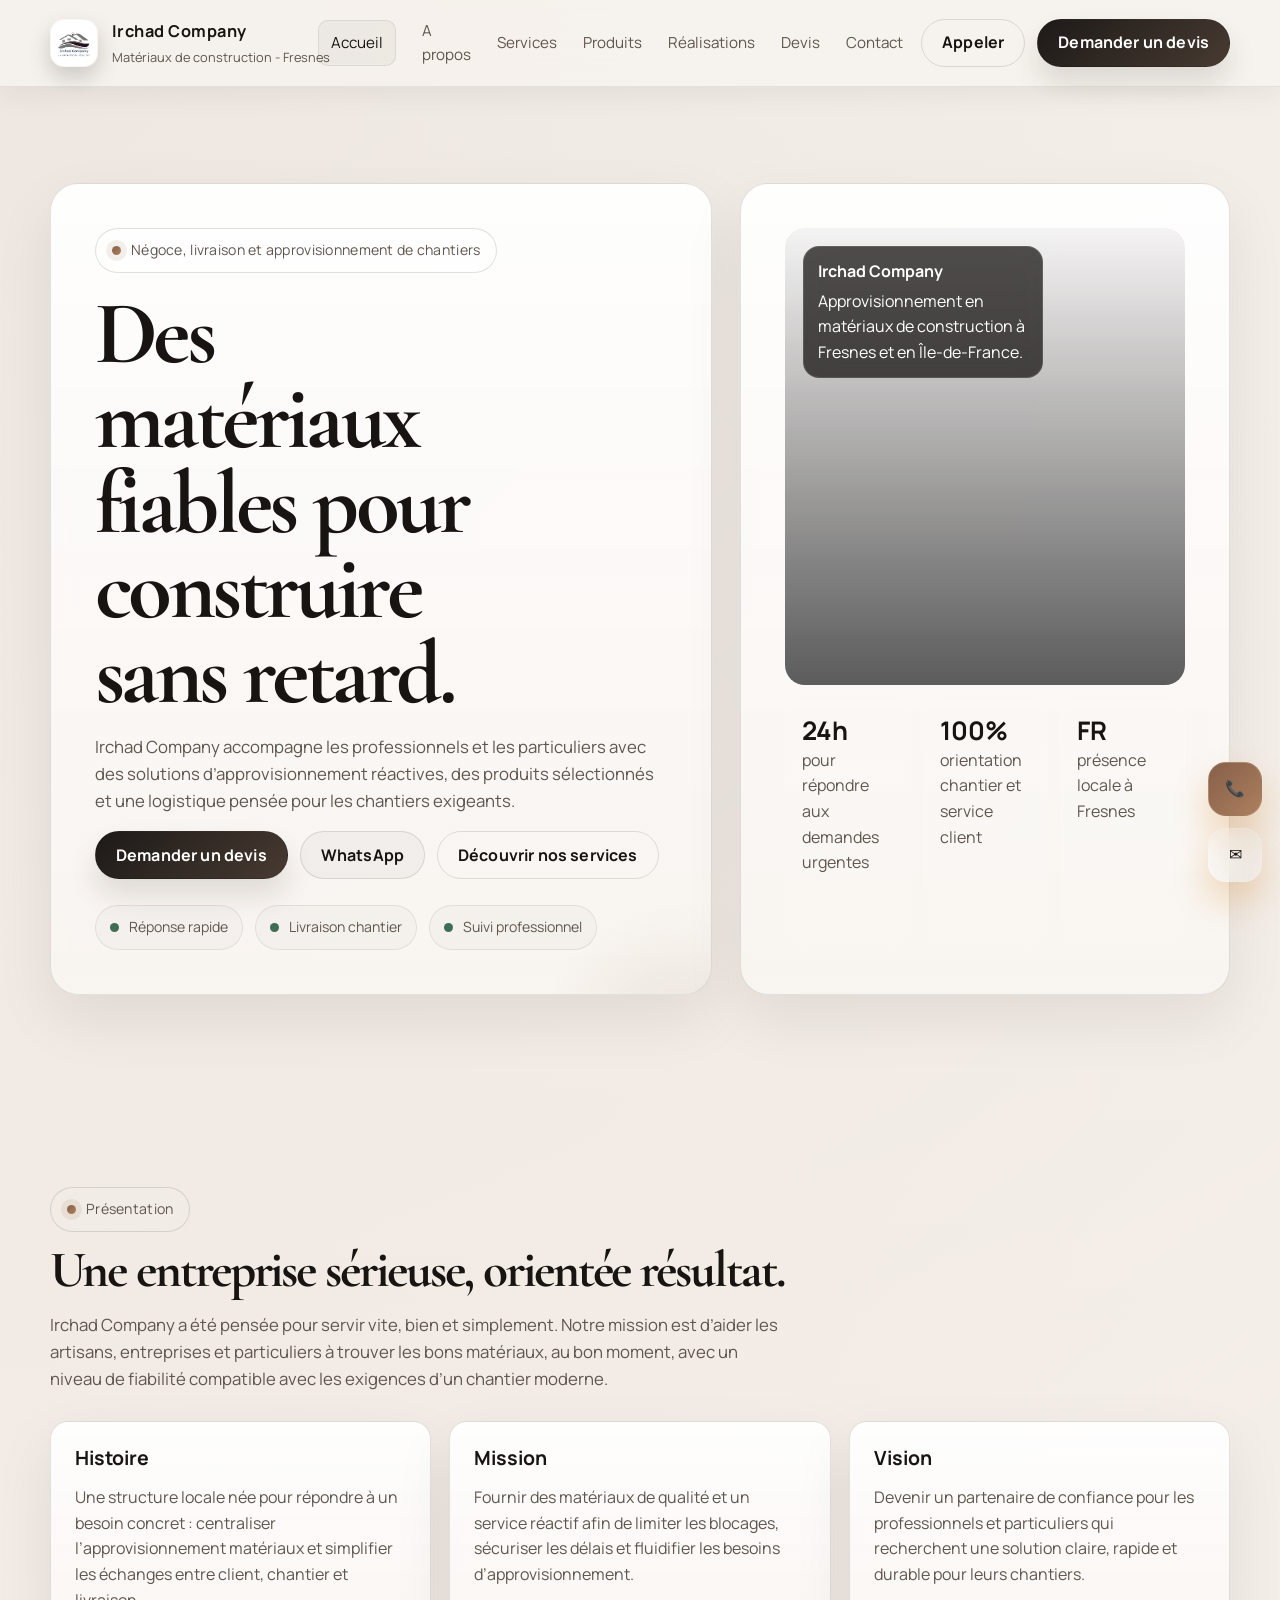
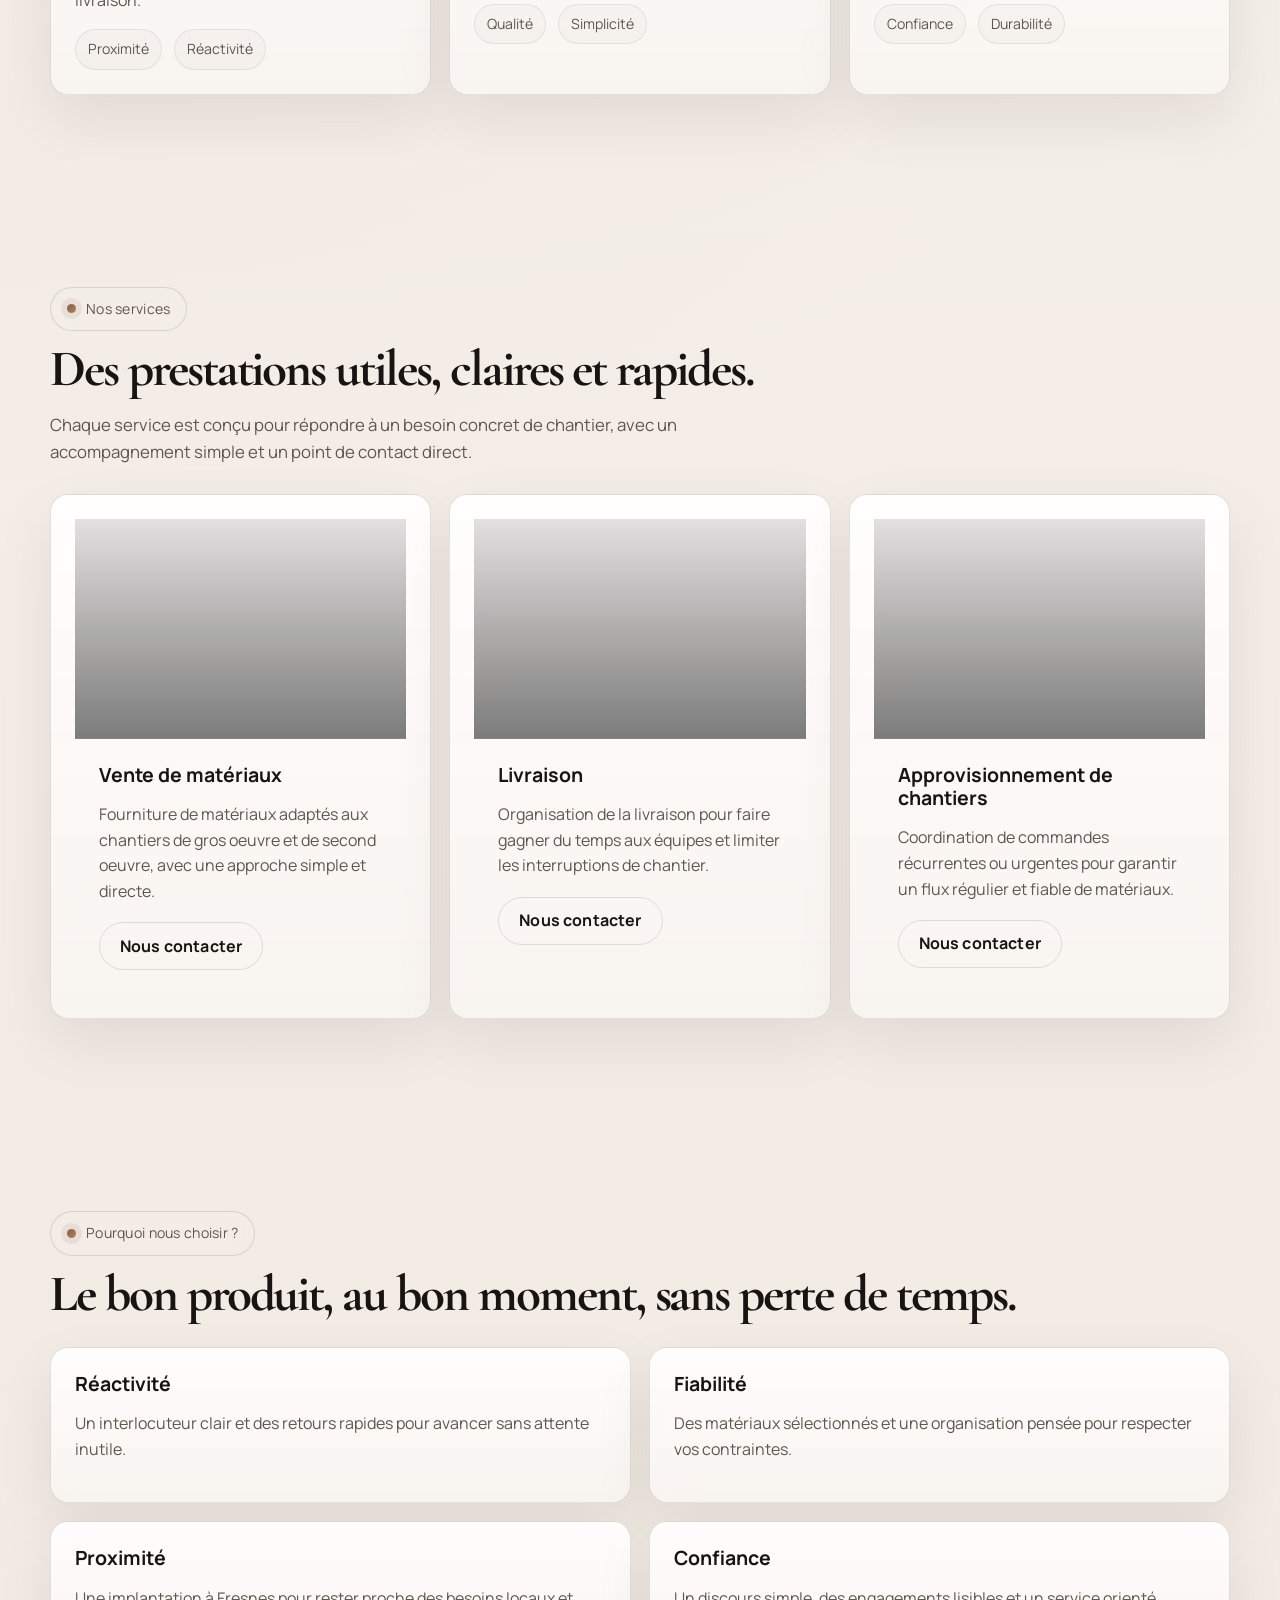
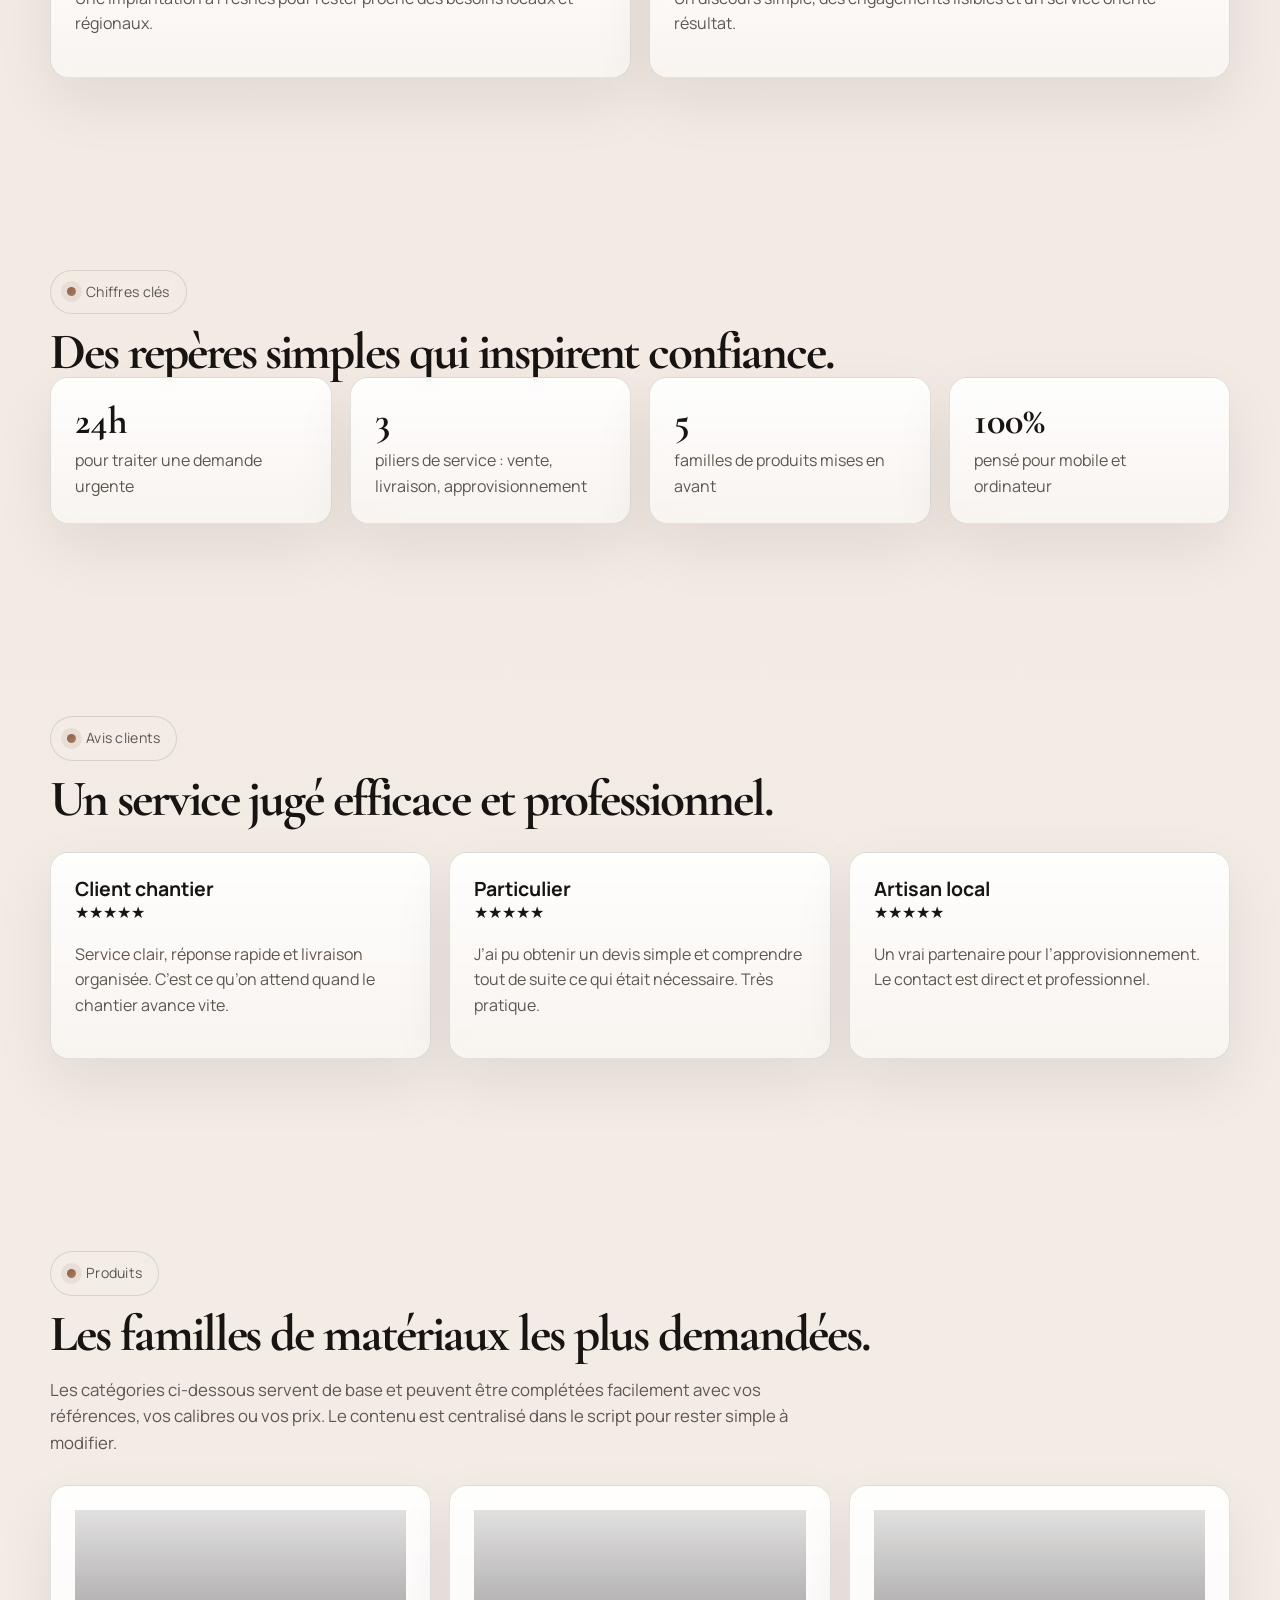
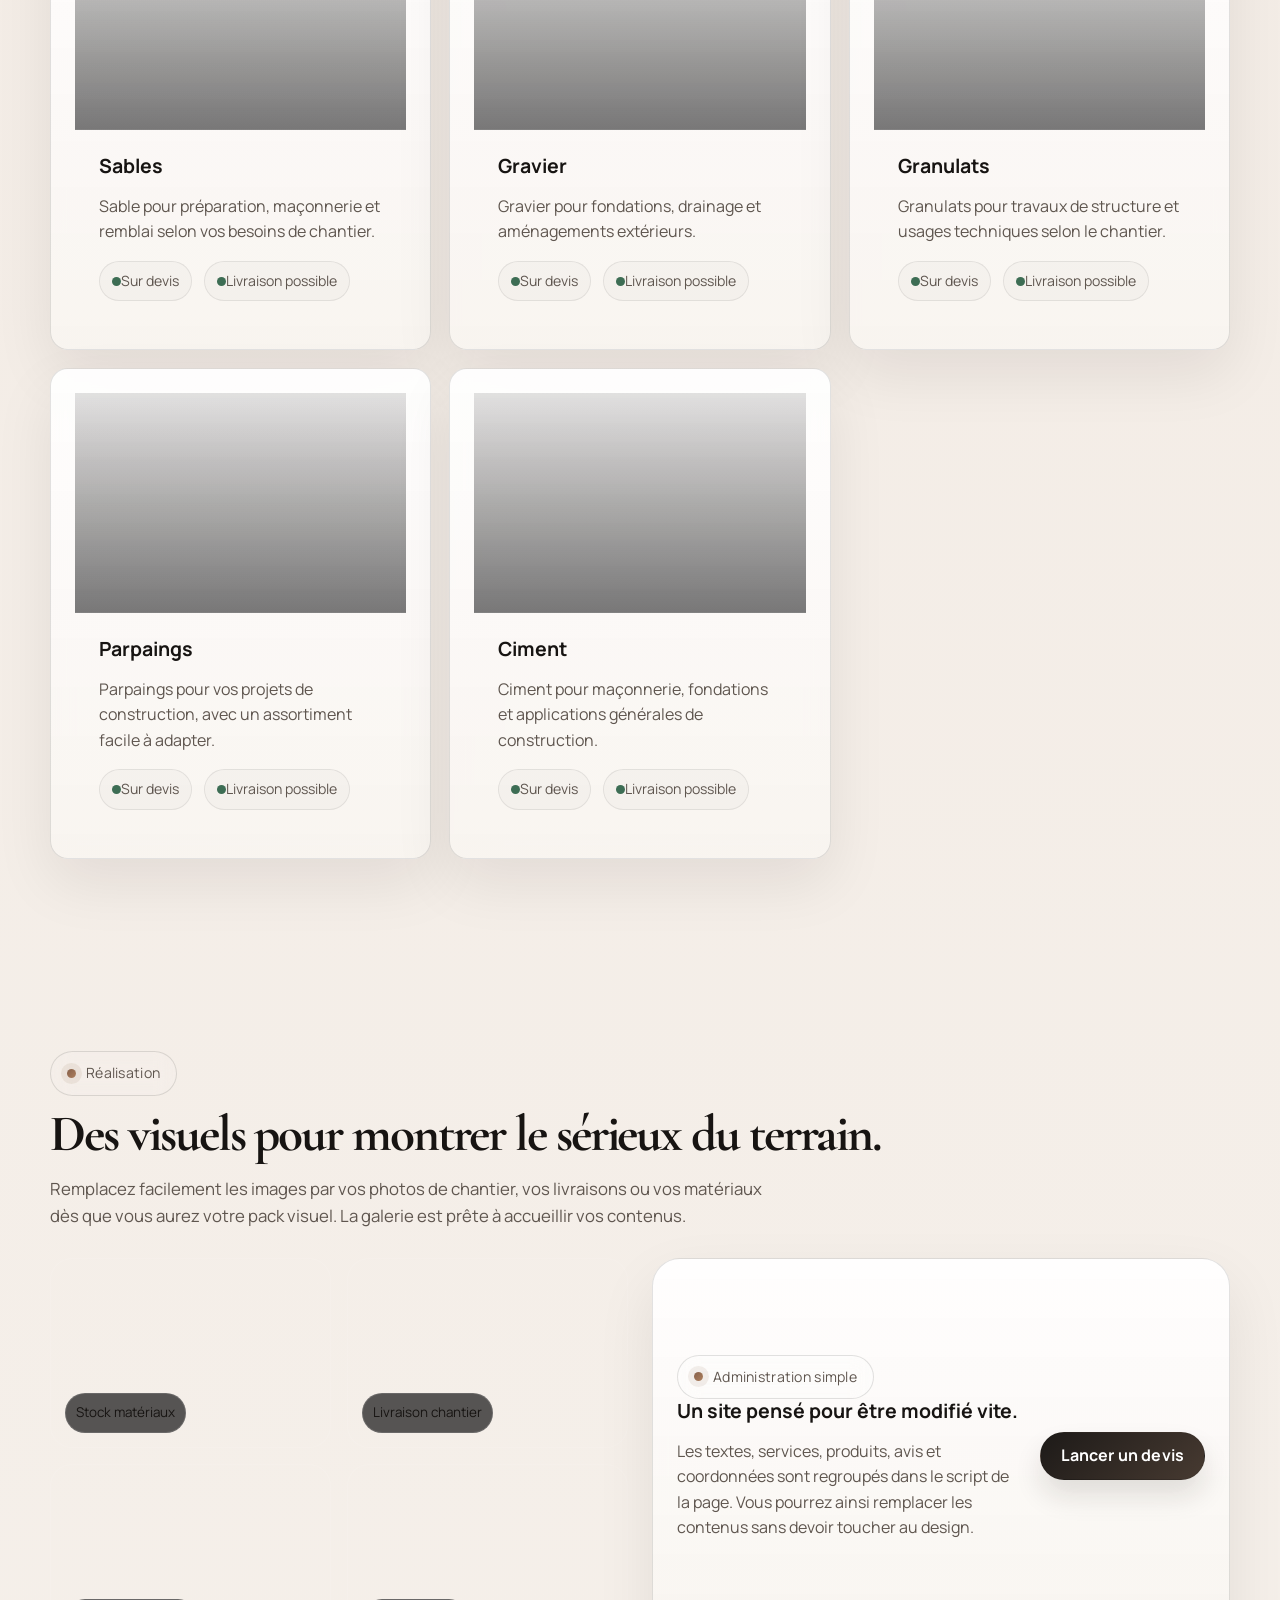
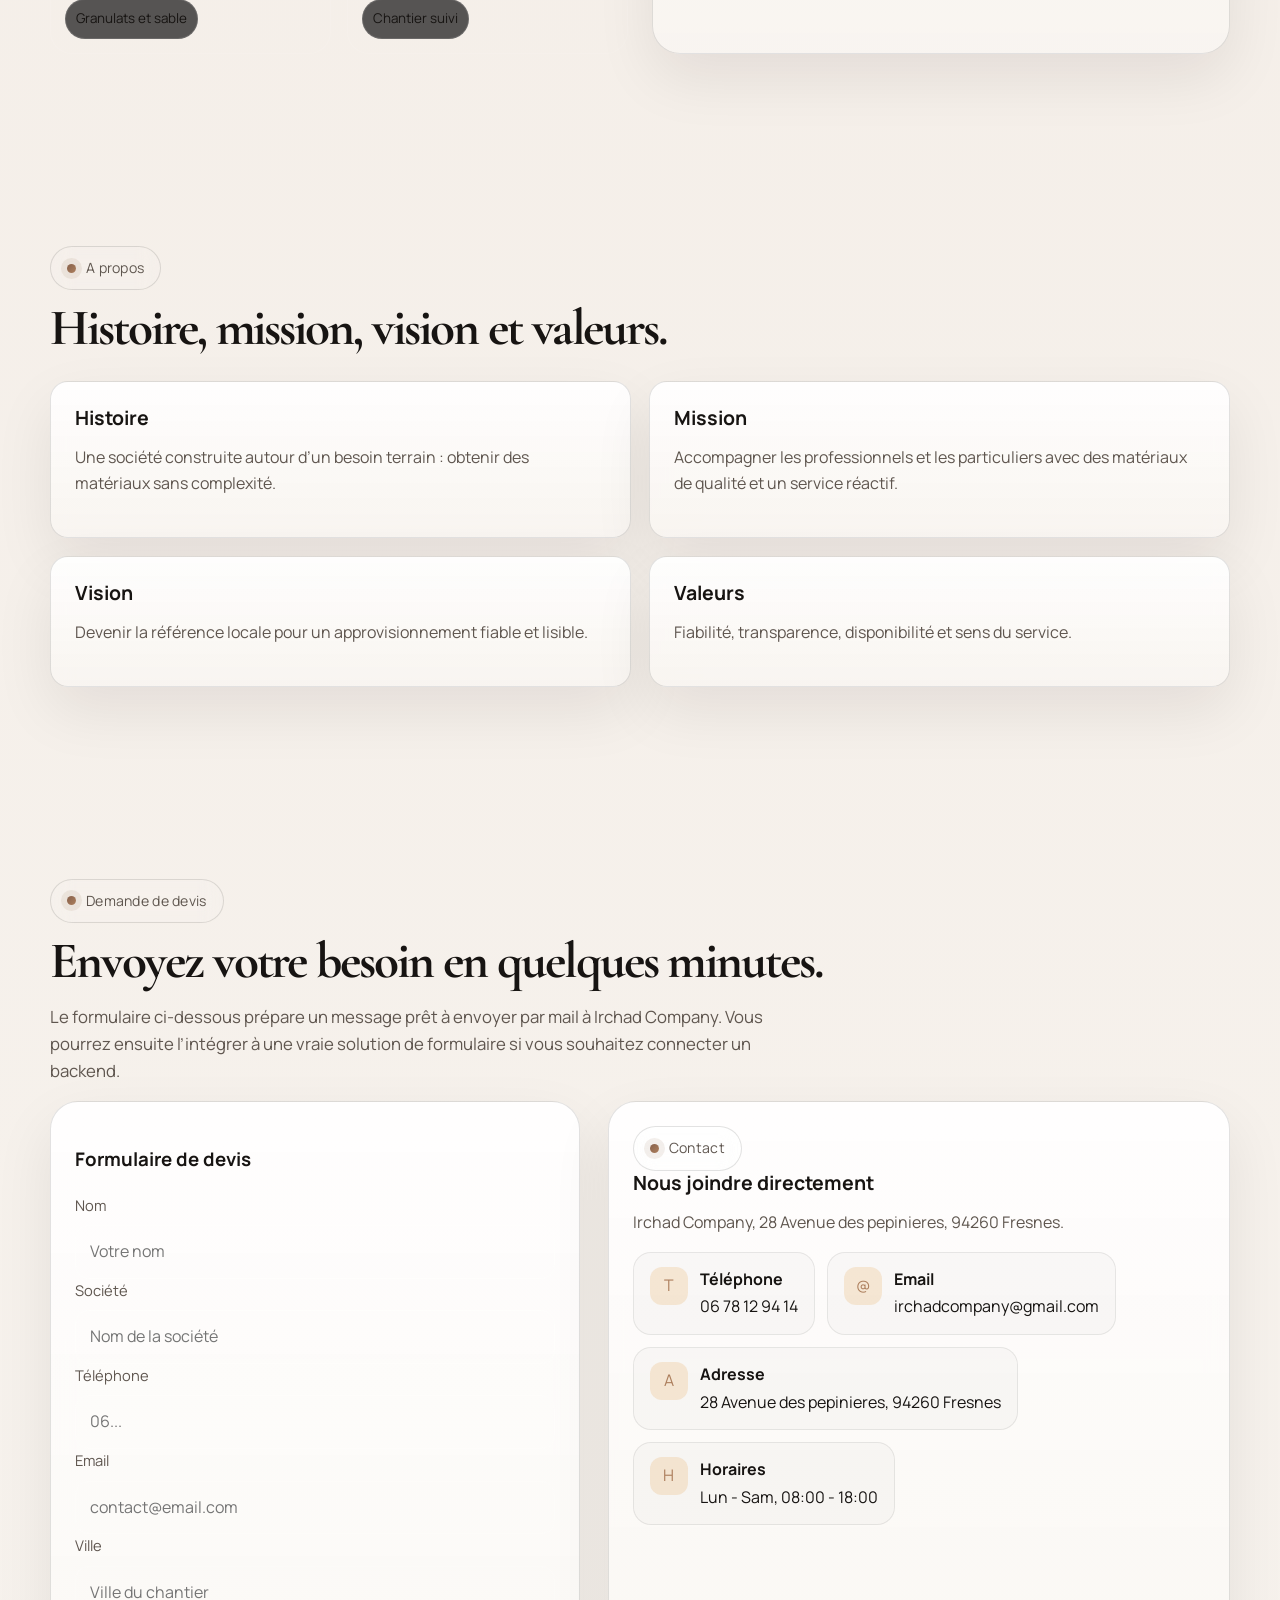
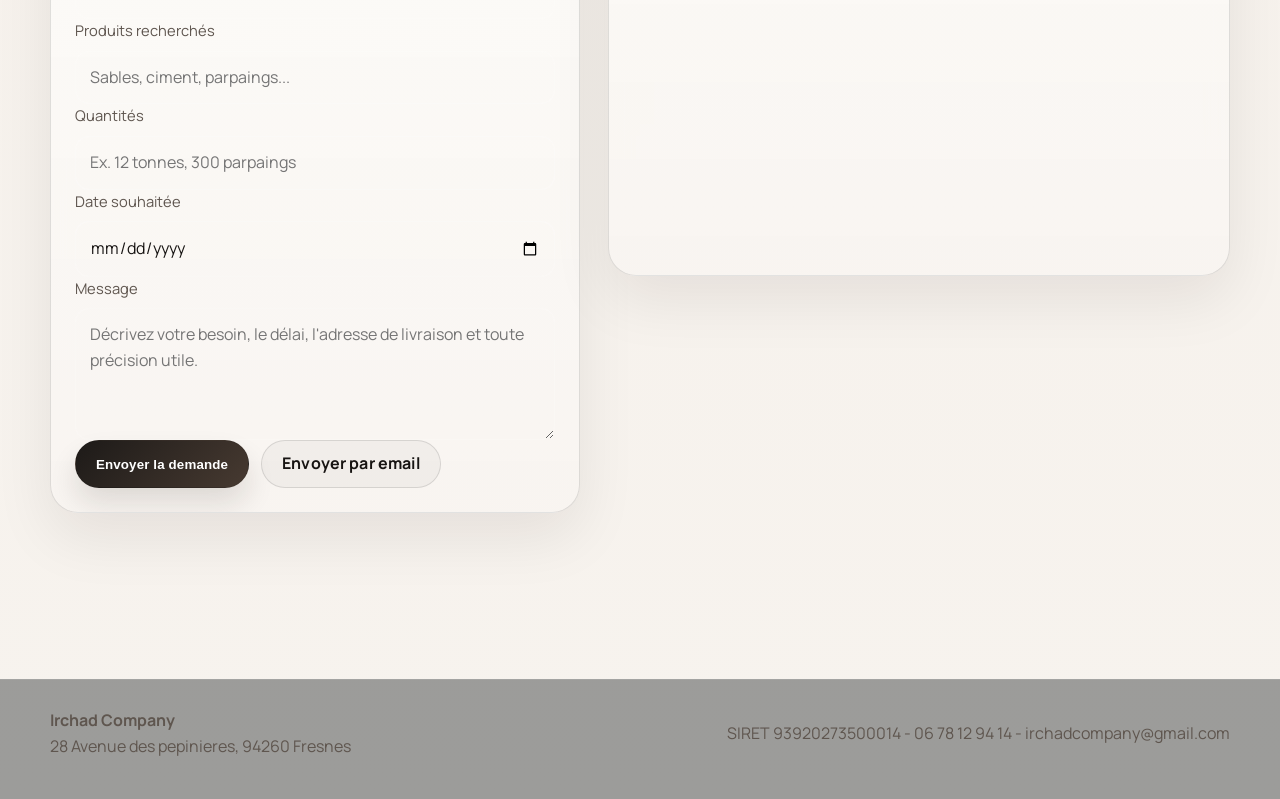
<file: index.html>
<!DOCTYPE html>
<html lang="fr">
<head>
	<meta charset="UTF-8">
	<meta name="viewport" content="width=device-width, initial-scale=1.0">
	<meta name="description" content="Irchad Company accompagne professionnels et particuliers en négoce, approvisionnement et livraison de matériaux de construction à Fresnes et en Île-de-France.">
	<meta name="keywords" content="Irchad Company, matériaux de construction, négoce matériaux, approvisionnement chantier, livraison matériaux, Fresnes">
	<meta name="author" content="Irchad Company">
	<meta name="theme-color" content="#111111">
	<meta property="og:title" content="Irchad Company | Matériaux de construction et approvisionnement">
	<meta property="og:description" content="Vente de matériaux, livraison, approvisionnement de chantiers et demande de devis rapide à Fresnes.">
	<meta property="og:type" content="website">
	<meta property="og:locale" content="fr_FR">
	<title>Irchad Company | Matériaux de construction et approvisionnement</title>
	<link rel="icon" type="image/x-icon" href="favicon.ico">
	<link rel="apple-touch-icon" href="apple-touch-icon.png">
	<link rel="preconnect" href="https://fonts.googleapis.com">
	<link rel="preconnect" href="https://fonts.gstatic.com" crossorigin>
	<link href="https://fonts.googleapis.com/css2?family=Manrope:wght@400;500;600;700;800&family=Cormorant+Garamond:wght@500;600;700&display=swap" rel="stylesheet">
	<link rel="stylesheet" href="style.css">
	<script src="main.js" defer></script>
	<script type="application/ld+json">
		{
			"@context": "https://schema.org",
			"@type": "LocalBusiness",
			"name": "Irchad Company",
			"description": "Négoce et approvisionnement en matériaux de construction.",
			"telephone": "+33678129414",
			"email": "irchadcompany@gmail.com",
			"address": {
				"@type": "PostalAddress",
				"streetAddress": "28 Avenue des pepinieres",
				"postalCode": "94260",
				"addressLocality": "Fresnes",
				"addressCountry": "FR"
			},
			"identifier": "93920273500014",
			"areaServed": "Île-de-France"
		}
	</script>
	<style>
		:root {
			--bg: #f5f1ea;
			--bg-soft: #efe7df;
			--panel: #fbf9f6;
			--panel-strong: #f1e7dc;
			--text: #171412;
			--muted: #5f564f;
			--soft: rgba(18, 15, 12, 0.04);
			--line: rgba(23, 20, 18, 0.12);
			--accent: #86604a;
			--accent-2: #ad7f5d;
			--good: #3d6d54;
			--shadow: 0 24px 60px rgba(24, 17, 12, 0.08);
			--radius-xl: 28px;
			--radius-lg: 20px;
			--radius-md: 16px;
			--radius-sm: 12px;
			--max: 1180px;
		}
		body {
			background: radial-gradient(circle at top left, rgba(134, 96, 74, 0.08), transparent 24%), linear-gradient(180deg, #f7f3ee 0%, #f2eae3 38%, #f7f3ee 100%);
		}
		.site-header {
			background: rgba(247, 243, 238, 0.82);
			border-bottom: 1px solid rgba(23, 20, 18, 0.08);
		}
		.button, .button-secondary, .button-ghost {
			letter-spacing: 0.01em;
		}
		.button {
			background: linear-gradient(135deg, #1d1a18, #473a31);
			box-shadow: 0 16px 28px rgba(30, 24, 20, 0.12);
			border: 1px solid rgba(29, 26, 24, 0.06);
		}
		.eyebrow::before {
			box-shadow: 0 0 0 6px rgba(134, 96, 74, 0.10);
		}
		.hero-copy, .hero-card, .panel, .quote-card, .form-card, .contact-card, .metric, .service-card, .product-card, .feature-card, .testimonial, .realisation-card, .value-card {
			background: linear-gradient(180deg, rgba(255, 255, 255, 0.92), rgba(248, 244, 240, 0.96));
			box-shadow: var(--shadow);
			border: 1px solid var(--line);
		}
		.hero-copy::after {
			background: radial-gradient(circle, rgba(134, 96, 74, 0.10), transparent 68%);
		}
		.section h2 {
			letter-spacing: -0.04em;
		}
	</style>
</head>
<body>
	<header class="site-header">
		<div class="container header-inner">
			<a class="brand" href="#accueil" aria-label="Irchad Company accueil">
				<img class="brand-mark" src="image/irchad%20company%20logo.png" alt="Logo Irchad Company">
				<div class="brand-text">
					<strong>Irchad Company</strong>
					<span>Matériaux de construction - Fresnes</span>
				</div>
			</a>

			<button class="nav-toggle" type="button" aria-expanded="false" aria-controls="primary-nav" aria-label="Ouvrir le menu">
				<span></span><span></span><span></span>
			</button>
			<nav id="primary-nav" class="nav" aria-label="Navigation principale">
				<a class="active" href="index.html">Accueil</a>
				<a href="a-propos.html">A propos</a>
				<a href="services.html">Services</a>
				<a href="produits.html">Produits</a>
				<a href="realisations.html">Réalisations</a>
				<a href="devis.html">Devis</a>
				<a href="contact.html">Contact</a>
			</nav>

			<div class="header-actions">
				<a class="button-ghost" href="tel:+33678129414">Appeler</a>
					<a class="button" href="devis.html">Demander un devis</a>
			</div>
		</div>
	</header>

	<main id="accueil">
		<section class="hero">
			<div class="container hero-grid">
				<article class="hero-copy">
					<span class="eyebrow">Négoce, livraison et approvisionnement de chantiers</span>
					<h1>Des matériaux fiables pour construire sans retard.</h1>
					<p class="hero-subtitle">Irchad Company accompagne les professionnels et les particuliers avec des solutions d’approvisionnement réactives, des produits sélectionnés et une logistique pensée pour les chantiers exigeants.</p>
					<div class="hero-actions">
						<a class="button" href="#devis">Demander un devis</a>
						<a class="button-secondary" href="https://wa.me/33678129414?text=Bonjour%20Irchad%20Company%2C%20je%20souhaite%20obtenir%20un%20devis." target="_blank" rel="noopener">WhatsApp</a>
						<a class="button-ghost" href="services.html">Découvrir nos services</a>
					</div>
					<div class="hero-trust" aria-label="Atouts principaux">
						<div class="trust-item"><span class="trust-dot"></span>Réponse rapide</div>
						<div class="trust-item"><span class="trust-dot"></span>Livraison chantier</div>
						<div class="trust-item"><span class="trust-dot"></span>Suivi professionnel</div>
					</div>
				</article>

				<aside class="hero-card" aria-label="Présentation visuelle">
					<div class="hero-photo">
						<div class="hero-badge">
							<strong>Irchad Company</strong>
							Approvisionnement en matériaux de construction à Fresnes et en Île-de-France.
						</div>
					</div>
					<div class="hero-stats">
						<div class="mini-stat">
							<strong>24h</strong>
							<span>pour répondre aux demandes urgentes</span>
						</div>
						<div class="mini-stat">
							<strong>100%</strong>
							<span>orientation chantier et service client</span>
						</div>
						<div class="mini-stat">
							<strong>FR</strong>
							<span>présence locale à Fresnes</span>
						</div>
					</div>
				</aside>
			</div>
		</section>

		<section class="section" id="apropos">
			<div class="container">
				<span class="eyebrow">Présentation</span>
				<h2>Une entreprise sérieuse, orientée résultat.</h2>
				<p class="section-lead">Irchad Company a été pensée pour servir vite, bien et simplement. Notre mission est d’aider les artisans, entreprises et particuliers à trouver les bons matériaux, au bon moment, avec un niveau de fiabilité compatible avec les exigences d’un chantier moderne.</p>

				<div class="panel-grid">
					<article class="panel">
						<h3>Histoire</h3>
						<p>Une structure locale née pour répondre à un besoin concret : centraliser l’approvisionnement matériaux et simplifier les échanges entre client, chantier et livraison.</p>
						<div class="chip-row"><span class="chip">Proximité</span><span class="chip">Réactivité</span></div>
					</article>
					<article class="panel">
						<h3>Mission</h3>
						<p>Fournir des matériaux de qualité et un service réactif afin de limiter les blocages, sécuriser les délais et fluidifier les besoins d’approvisionnement.</p>
						<div class="chip-row"><span class="chip">Qualité</span><span class="chip">Simplicité</span></div>
					</article>
					<article class="panel">
						<h3>Vision</h3>
						<p>Devenir un partenaire de confiance pour les professionnels et particuliers qui recherchent une solution claire, rapide et durable pour leurs chantiers.</p>
						<div class="chip-row"><span class="chip">Confiance</span><span class="chip">Durabilité</span></div>
					</article>
				</div>
			</div>
		</section>

		<section class="section" id="services">
			<div class="container">
				<span class="eyebrow">Nos services</span>
				<h2>Des prestations utiles, claires et rapides.</h2>
				<p class="section-lead">Chaque service est conçu pour répondre à un besoin concret de chantier, avec un accompagnement simple et un point de contact direct.</p>
				<div class="services-grid" id="servicesGrid"></div>
			</div>
		</section>

		<section class="section">
			<div class="container">
				<span class="eyebrow">Pourquoi nous choisir ?</span>
				<h2>Le bon produit, au bon moment, sans perte de temps.</h2>
				<div class="features-grid" id="featuresGrid"></div>
			</div>
		</section>

		<section class="section">
			<div class="container">
				<span class="eyebrow">Chiffres clés</span>
				<h2>Des repères simples qui inspirent confiance.</h2>
				<div class="metrics-grid" id="metricsGrid"></div>
			</div>
		</section>

		<section class="section">
			<div class="container">
				<span class="eyebrow">Avis clients</span>
				<h2>Un service jugé efficace et professionnel.</h2>
				<div class="testimonials-grid" id="testimonialsGrid"></div>
			</div>
		</section>

		<section class="section" id="produits">
			<div class="container">
				<span class="eyebrow">Produits</span>
				<h2>Les familles de matériaux les plus demandées.</h2>
				<p class="section-lead">Les catégories ci-dessous servent de base et peuvent être complétées facilement avec vos références, vos calibres ou vos prix. Le contenu est centralisé dans le script pour rester simple à modifier.</p>
				<div class="products-grid" id="productsGrid"></div>
			</div>
		</section>

		<section class="section" id="realisations">
			<div class="container">
				<span class="eyebrow">Réalisation</span>
				<h2>Des visuels pour montrer le sérieux du terrain.</h2>
				<p class="section-lead">Remplacez facilement les images par vos photos de chantier, vos livraisons ou vos matériaux dès que vous aurez votre pack visuel. La galerie est prête à accueillir vos contenus.</p>

				<div class="realisation-frame">
					<div class="realisation-gallery">
						<div class="gallery-tile" style="background-image:url('https://images.unsplash.com/photo-1500382017468-9049fed747ef?auto=format&fit=crop&w=1200&q=80');"><span>Stock matériaux</span></div>
						<div class="gallery-tile" style="background-image:url('https://images.unsplash.com/photo-1541976076758-347942db1970?auto=format&fit=crop&w=1200&q=80');"><span>Livraison chantier</span></div>
						<div class="gallery-tile" style="background-image:url('https://images.unsplash.com/photo-1581578731548-c64695cc6952?auto=format&fit=crop&w=1200&q=80');"><span>Granulats et sable</span></div>
						<div class="gallery-tile" style="background-image:url('https://images.unsplash.com/photo-1590649821258-8b0b0b1d4d2d?auto=format&fit=crop&w=1200&q=80');"><span>Chantier suivi</span></div>
					</div>

					<article class="quote-card">
						<div>
							<span class="eyebrow">Administration simple</span>
							<h3>Un site pensé pour être modifié vite.</h3>
							<p>Les textes, services, produits, avis et coordonnées sont regroupés dans le script de la page. Vous pourrez ainsi remplacer les contenus sans devoir toucher au design.</p>
						</div>
						<div>
							<a class="button" href="#devis">Lancer un devis</a>
						</div>
					</article>
				</div>
			</div>
		</section>

		<section class="section" id="apropos-detail">
			<div class="container">
				<span class="eyebrow">A propos</span>
				<h2>Histoire, mission, vision et valeurs.</h2>
				<div class="values-grid" id="valuesGrid"></div>
			</div>
		</section>

		<section class="section" id="devis">
			<div class="container">
				<span class="eyebrow">Demande de devis</span>
				<h2>Envoyez votre besoin en quelques minutes.</h2>
				<p class="section-lead">Le formulaire ci-dessous prépare un message prêt à envoyer par mail à Irchad Company. Vous pourrez ensuite l’intégrer à une vraie solution de formulaire si vous souhaitez connecter un backend.</p>

				<div class="contact-grid">
					<article class="form-card">
						<h3>Formulaire de devis</h3>
						<form id="quoteForm">
							<div class="form-grid">
								<div class="field">
									<label for="name">Nom</label>
									<input id="name" name="name" type="text" placeholder="Votre nom" required>
								</div>
								<div class="field">
									<label for="company">Société</label>
									<input id="company" name="company" type="text" placeholder="Nom de la société">
								</div>
								<div class="field">
									<label for="phone">Téléphone</label>
									<input id="phone" name="phone" type="tel" placeholder="06..." required>
								</div>
								<div class="field">
									<label for="email">Email</label>
									<input id="email" name="email" type="email" placeholder="contact@email.com" required>
								</div>
								<div class="field">
									<label for="city">Ville</label>
									<input id="city" name="city" type="text" placeholder="Ville du chantier">
								</div>
								<div class="field">
									<label for="product">Produits recherchés</label>
									<input id="product" name="product" type="text" placeholder="Sables, ciment, parpaings...">
								</div>
								<div class="field">
									<label for="quantity">Quantités</label>
									<input id="quantity" name="quantity" type="text" placeholder="Ex. 12 tonnes, 300 parpaings">
								</div>
								<div class="field">
									<label for="date">Date souhaitée</label>
									<input id="date" name="date" type="date">
								</div>
								<div class="field full">
									<label for="message">Message</label>
									<textarea id="message" name="message" placeholder="Décrivez votre besoin, le délai, l'adresse de livraison et toute précision utile."></textarea>
								</div>
							</div>
							<div class="card-actions">
								<button class="button" type="submit">Envoyer la demande</button>
								<a class="button-secondary" href="mailto:irchadcompany@gmail.com">Envoyer par email</a>
							</div>
						</form>
					</article>

					<aside class="contact-card" id="contact">
						<span class="eyebrow">Contact</span>
						<h3>Nous joindre directement</h3>
						<p>Irchad Company, 28 Avenue des pepinieres, 94260 Fresnes.</p>
						<div class="contact-list">
							<div class="contact-item">
								<div class="contact-icon">T</div>
								<div>
									<strong>Téléphone</strong>
									<a href="tel:+33678129414">06 78 12 94 14</a>
								</div>
							</div>
							<div class="contact-item">
								<div class="contact-icon">@</div>
								<div>
									<strong>Email</strong>
									<a href="mailto:irchadcompany@gmail.com">irchadcompany@gmail.com</a>
								</div>
							</div>
							<div class="contact-item">
								<div class="contact-icon">A</div>
								<div>
									<strong>Adresse</strong>
									<span>28 Avenue des pepinieres, 94260 Fresnes</span>
								</div>
							</div>
							<div class="contact-item">
								<div class="contact-icon">H</div>
								<div>
									<strong>Horaires</strong>
									<span>Lun - Sam, 08:00 - 18:00</span>
								</div>
							</div>
						</div>

						<iframe
							class="contact-map"
							title="Google Maps Irchad Company"
							loading="lazy"
							referrerpolicy="no-referrer-when-downgrade"
							src="https://www.google.com/maps?q=28%20Avenue%20des%20pepinieres%2094260%20Fresnes&output=embed"></iframe>
					</aside>
				</div>
			</div>
		</section>
	</main>

	<footer class="footer">
		<div class="container footer-inner">
			<div>
				<strong>Irchad Company</strong>
				<div>28 Avenue des pepinieres, 94260 Fresnes</div>
			</div>
			<div>SIRET 93920273500014 - 06 78 12 94 14 - irchadcompany@gmail.com</div>
		</div>
	</footer>

	<div class="quick-actions" aria-label="Actions rapides">
		<a href="tel:+33678129414" aria-label="Appeler Irchad Company">📞</a>
		<a href="https://wa.me/33678129414?text=Bonjour%20Irchad%20Company%2C%20je%20souhaite%20obtenir%20un%20devis." target="_blank" rel="noopener" aria-label="Contacter sur WhatsApp">✉</a>
	</div>

	<script>
		const services = [
			{
				title: 'Vente de matériaux',
				text: 'Fourniture de matériaux adaptés aux chantiers de gros oeuvre et de second oeuvre, avec une approche simple et directe.',
				image: 'https://images.unsplash.com/photo-1586864387967-d02ef85d93e8?auto=format&fit=crop&w=1200&q=80'
			},
			{
				title: 'Livraison',
				text: 'Organisation de la livraison pour faire gagner du temps aux équipes et limiter les interruptions de chantier.',
				image: 'https://images.unsplash.com/photo-1500382017468-9049fed747ef?auto=format&fit=crop&w=1200&q=80'
			},
			{
				title: 'Approvisionnement de chantiers',
				text: 'Coordination de commandes récurrentes ou urgentes pour garantir un flux régulier et fiable de matériaux.',
				image: 'https://images.unsplash.com/photo-1590649689519-4c71f8b1f80f?auto=format&fit=crop&w=1200&q=80'
			}
		];

		const products = [
			{
				title: 'Sables',
				text: 'Sable pour préparation, maçonnerie et remblai selon vos besoins de chantier.',
				image: 'https://images.unsplash.com/photo-1581579185169-7f4f96a9af21?auto=format&fit=crop&w=1200&q=80'
			},
			{
				title: 'Gravier',
				text: 'Gravier pour fondations, drainage et aménagements extérieurs.',
				image: 'https://images.unsplash.com/photo-1535443386590-8f680db0f0c4?auto=format&fit=crop&w=1200&q=80'
			},
			{
				title: 'Granulats',
				text: 'Granulats pour travaux de structure et usages techniques selon le chantier.',
				image: 'https://images.unsplash.com/photo-1523419409543-6b55d3d9a9ce?auto=format&fit=crop&w=1200&q=80'
			},
			{
				title: 'Parpaings',
				text: 'Parpaings pour vos projets de construction, avec un assortiment facile à adapter.',
				image: 'https://images.unsplash.com/photo-1504307651254-35680f356dfd?auto=format&fit=crop&w=1200&q=80'
			},
			{
				title: 'Ciment',
				text: 'Ciment pour maçonnerie, fondations et applications générales de construction.',
				image: 'https://images.unsplash.com/photo-1581092580497-e0d23cbdf1dc?auto=format&fit=crop&w=1200&q=80'
			}
		];

		const features = [
			{ title: 'Réactivité', text: 'Un interlocuteur clair et des retours rapides pour avancer sans attente inutile.' },
			{ title: 'Fiabilité', text: 'Des matériaux sélectionnés et une organisation pensée pour respecter vos contraintes.' },
			{ title: 'Proximité', text: 'Une implantation à Fresnes pour rester proche des besoins locaux et régionaux.' },
			{ title: 'Confiance', text: 'Un discours simple, des engagements lisibles et un service orienté résultat.' }
		];

		const metrics = [
			{ value: '24h', label: 'pour traiter une demande urgente' },
			{ value: '3', label: 'piliers de service : vente, livraison, approvisionnement' },
			{ value: '5', label: 'familles de produits mises en avant' },
			{ value: '100%', label: 'pensé pour mobile et ordinateur' }
		];

		const testimonials = [
			{ name: 'Client chantier', text: 'Service clair, réponse rapide et livraison organisée. C’est ce qu’on attend quand le chantier avance vite.' },
			{ name: 'Particulier', text: 'J’ai pu obtenir un devis simple et comprendre tout de suite ce qui était nécessaire. Très pratique.' },
			{ name: 'Artisan local', text: 'Un vrai partenaire pour l’approvisionnement. Le contact est direct et professionnel.' }
		];

		const values = [
			{ title: 'Histoire', text: 'Une société construite autour d’un besoin terrain : obtenir des matériaux sans complexité.' },
			{ title: 'Mission', text: 'Accompagner les professionnels et les particuliers avec des matériaux de qualité et un service réactif.' },
			{ title: 'Vision', text: 'Devenir la référence locale pour un approvisionnement fiable et lisible.' },
			{ title: 'Valeurs', text: 'Fiabilité, transparence, disponibilité et sens du service.' }
		];

		const servicesGrid = document.getElementById('servicesGrid');
		const productsGrid = document.getElementById('productsGrid');
		const featuresGrid = document.getElementById('featuresGrid');
		const metricsGrid = document.getElementById('metricsGrid');
		const testimonialsGrid = document.getElementById('testimonialsGrid');
		const valuesGrid = document.getElementById('valuesGrid');

		servicesGrid.innerHTML = services.map((service) => `
			<article class="service-card">
				<div class="service-image" style="background-image: linear-gradient(180deg, rgba(17,17,19,0.12), rgba(17,17,19,0.54)), url('${service.image}');"></div>
				<div class="service-body">
					<h3>${service.title}</h3>
					<p>${service.text}</p>
					<div class="card-actions">
						<a class="button-ghost" href="mailto:irchadcompany@gmail.com?subject=${encodeURIComponent(service.title + ' - Irchad Company')}">Nous contacter</a>
					</div>
				</div>
			</article>
		`).join('');

		productsGrid.innerHTML = products.map((product) => `
			<article class="product-card">
				<div class="product-image" style="background-image: linear-gradient(180deg, rgba(17,17,19,0.12), rgba(17,17,19,0.56)), url('${product.image}');"></div>
				<div class="product-body">
					<h3>${product.title}</h3>
					<p>${product.text}</p>
					<div class="meta-row">
						<span class="meta-pill">Sur devis</span>
						<span class="meta-pill">Livraison possible</span>
					</div>
				</div>
			</article>
		`).join('');

		featuresGrid.innerHTML = features.map((feature) => `
			<article class="feature-card"><div class="feature-body"><h3>${feature.title}</h3><p>${feature.text}</p></div></article>
		`).join('');

		metricsGrid.innerHTML = metrics.map((metric) => `
			<article class="metric"><strong>${metric.value}</strong><span>${metric.label}</span></article>
		`).join('');

		testimonialsGrid.innerHTML = testimonials.map((testimonial) => `
			<article class="testimonial">
				<div class="testimonial-body">
					<header>
						<h3>${testimonial.name}</h3>
						<div class="stars" aria-label="5 étoiles">★★★★★</div>
					</header>
					<p>${testimonial.text}</p>
				</div>
			</article>
		`).join('');

		valuesGrid.innerHTML = values.map((value) => `
			<article class="value-card"><div class="value-body"><h3>${value.title}</h3><p>${value.text}</p></div></article>
		`).join('');

		document.getElementById('quoteForm').addEventListener('submit', async (event) => {
			event.preventDefault();
			const form = event.currentTarget;
			const submitButton = form.querySelector('button[type="submit"]');
			const originalLabel = submitButton.textContent;
			submitButton.disabled = true;
			submitButton.textContent = 'Envoi en cours...';

			const payload = Object.fromEntries(new FormData(form).entries());
			payload._subject = 'Demande de devis - Irchad Company';
			payload._captcha = 'false';

			try {
				const response = await fetch('https://formsubmit.co/ajax/irchadcompany@gmail.com', {
					method: 'POST',
					headers: {
						'Accept': 'application/json',
						'Content-Type': 'application/json'
					},
					body: JSON.stringify(payload)
				});

				if (!response.ok) {
					throw new Error('La demande a échoué.');
				}

				form.reset();
				window.alert('Votre demande de devis a été envoyée avec succès.');
			} catch (error) {
				window.alert('Impossible d’envoyer la demande pour le moment. Réessayez ou contactez directement Irchad Company.');
			} finally {
				submitButton.disabled = false;
				submitButton.textContent = originalLabel;
			}
		});
	</script>
</body>
</html>
</file>
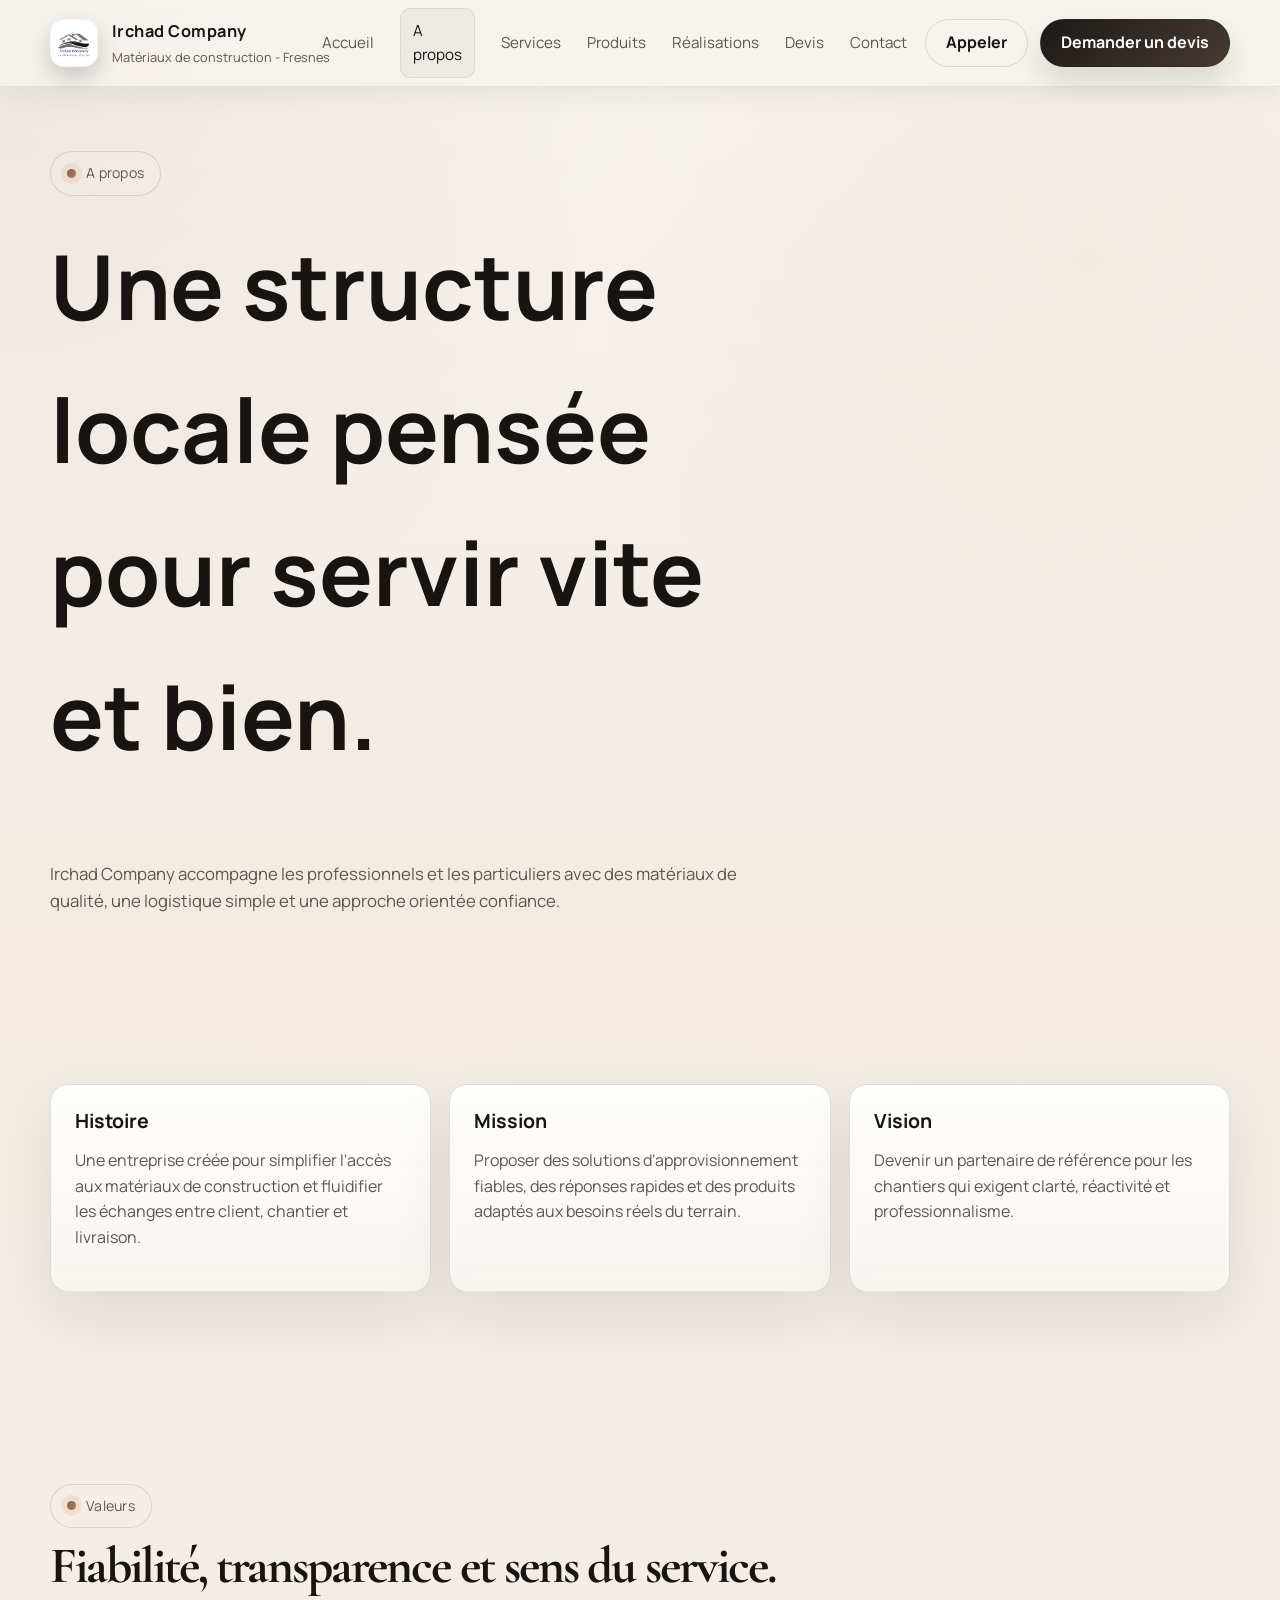
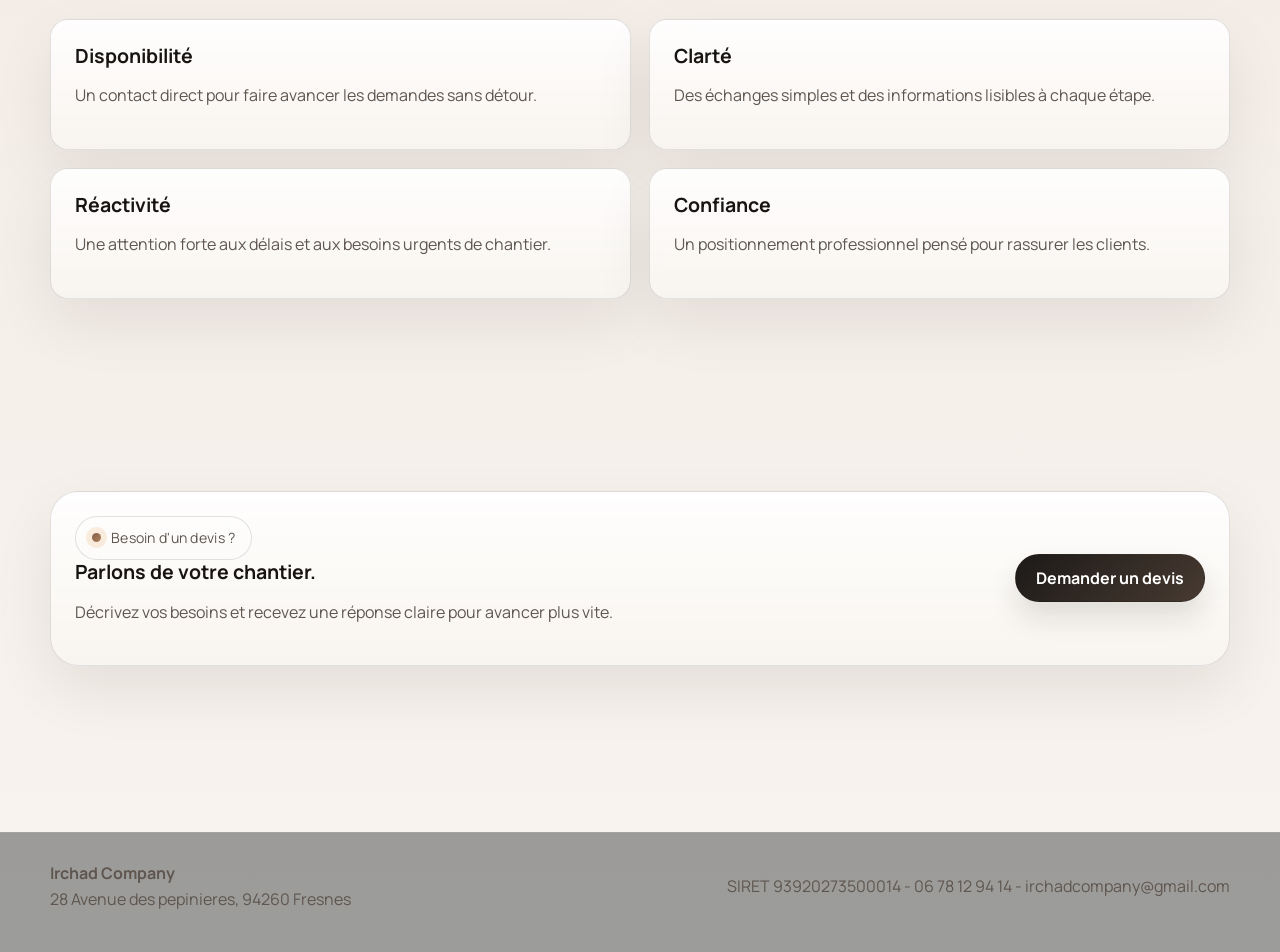
<file: a-propos.html>
<!DOCTYPE html>
<html lang="fr">
<head>
	<meta charset="UTF-8">
	<meta name="viewport" content="width=device-width, initial-scale=1.0">
	<meta name="description" content="Découvrez l'histoire, la mission, la vision et les valeurs d'Irchad Company à Fresnes.">
	<title>A propos | Irchad Company</title>
	<link rel="icon" type="image/x-icon" href="favicon.ico">
	<link rel="apple-touch-icon" href="apple-touch-icon.png">
	<link rel="preconnect" href="https://fonts.googleapis.com">
	<link rel="preconnect" href="https://fonts.gstatic.com" crossorigin>
	<link href="https://fonts.googleapis.com/css2?family=Manrope:wght@400;500;600;700;800&family=Cormorant+Garamond:wght@500;600;700&display=swap" rel="stylesheet">
	<link rel="stylesheet" href="style.css">
	<script src="main.js" defer></script>
</head>
<body>
	<header class="site-header">
		<div class="container header-inner">
			<a class="brand" href="index.html" aria-label="Irchad Company accueil">
				<img class="brand-mark" src="image/irchad%20company%20logo.png" alt="Logo Irchad Company">
				<div class="brand-text">
					<strong>Irchad Company</strong>
					<span>Matériaux de construction - Fresnes</span>
				</div>
			</a>
			<button class="nav-toggle" type="button" aria-expanded="false" aria-controls="primary-nav" aria-label="Ouvrir le menu">
				<span></span><span></span><span></span>
			</button>
			<nav id="primary-nav" class="nav" aria-label="Navigation principale">
				<a href="index.html">Accueil</a>
				<a class="active" href="a-propos.html">A propos</a>
				<a href="services.html">Services</a>
				<a href="produits.html">Produits</a>
				<a href="realisations.html">Réalisations</a>
				<a href="devis.html">Devis</a>
				<a href="contact.html">Contact</a>
			</nav>
			<div class="header-actions">
				<a class="button-ghost" href="tel:+33678129414">Appeler</a>
				<a class="button" href="devis.html">Demander un devis</a>
			</div>
		</div>
	</header>

	<main>
		<section class="page-hero">
			<div class="container">
				<span class="eyebrow">A propos</span>
				<h1>Une structure locale pensée pour servir vite et bien.</h1>
				<p class="section-lead">Irchad Company accompagne les professionnels et les particuliers avec des matériaux de qualité, une logistique simple et une approche orientée confiance.</p>
			</div>
		</section>

		<section class="section">
			<div class="container">
				<div class="panel-grid">
					<article class="panel">
						<h3>Histoire</h3>
						<p>Une entreprise créée pour simplifier l'accès aux matériaux de construction et fluidifier les échanges entre client, chantier et livraison.</p>
					</article>
					<article class="panel">
						<h3>Mission</h3>
						<p>Proposer des solutions d'approvisionnement fiables, des réponses rapides et des produits adaptés aux besoins réels du terrain.</p>
					</article>
					<article class="panel">
						<h3>Vision</h3>
						<p>Devenir un partenaire de référence pour les chantiers qui exigent clarté, réactivité et professionnalisme.</p>
					</article>
				</div>
			</div>
		</section>

		<section class="section">
			<div class="container">
				<span class="eyebrow">Valeurs</span>
				<h2>Fiabilité, transparence et sens du service.</h2>
				<div class="values-grid">
					<article class="value-card"><div class="value-body"><h3>Disponibilité</h3><p>Un contact direct pour faire avancer les demandes sans détour.</p></div></article>
					<article class="value-card"><div class="value-body"><h3>Clarté</h3><p>Des échanges simples et des informations lisibles à chaque étape.</p></div></article>
					<article class="value-card"><div class="value-body"><h3>Réactivité</h3><p>Une attention forte aux délais et aux besoins urgents de chantier.</p></div></article>
					<article class="value-card"><div class="value-body"><h3>Confiance</h3><p>Un positionnement professionnel pensé pour rassurer les clients.</p></div></article>
				</div>
			</div>
		</section>

		<section class="section">
			<div class="container">
				<article class="quote-card">
					<div>
						<span class="eyebrow">Besoin d'un devis ?</span>
						<h3>Parlons de votre chantier.</h3>
						<p>Décrivez vos besoins et recevez une réponse claire pour avancer plus vite.</p>
					</div>
					<div><a class="button" href="devis.html">Demander un devis</a></div>
				</article>
			</div>
		</section>
	</main>

	<footer class="footer">
		<div class="container footer-inner">
			<div><strong>Irchad Company</strong><div>28 Avenue des pepinieres, 94260 Fresnes</div></div>
			<div>SIRET 93920273500014 - 06 78 12 94 14 - irchadcompany@gmail.com</div>
		</div>
	</footer>
</body>
</html>
</file>
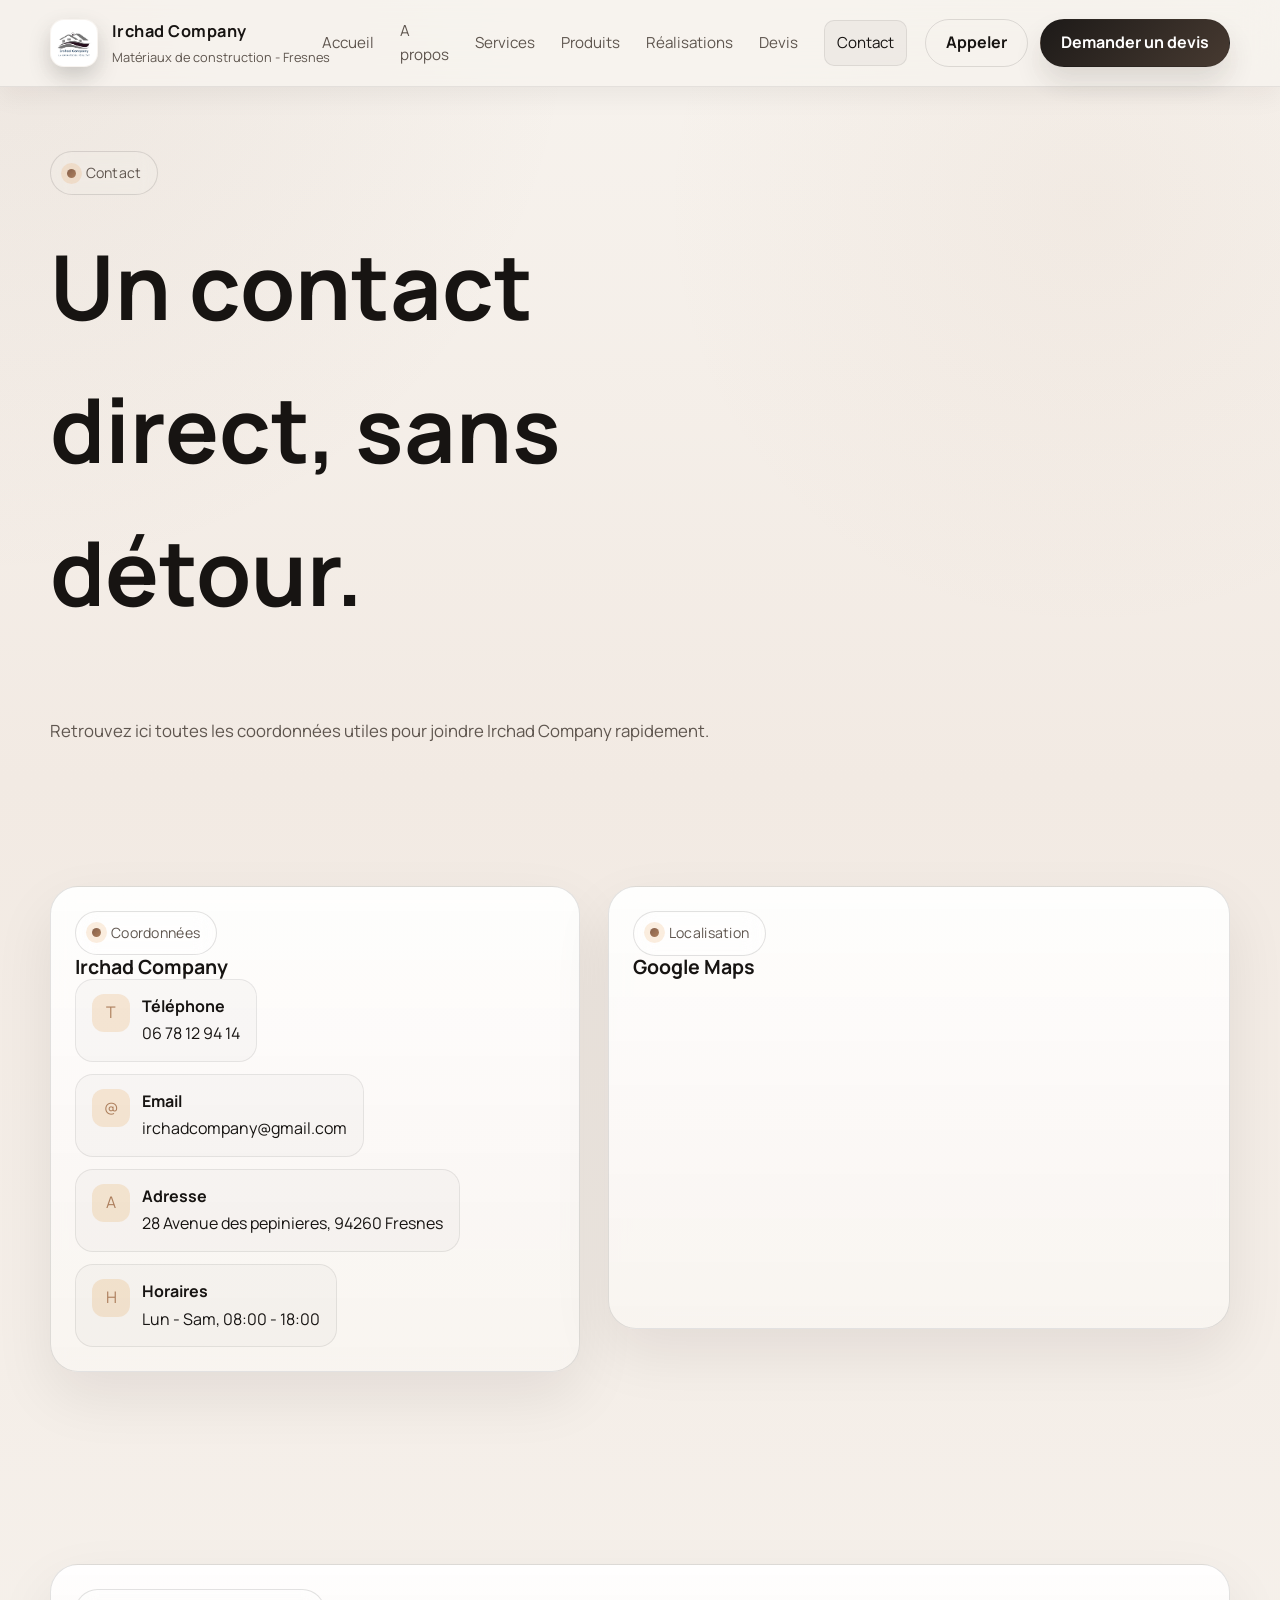
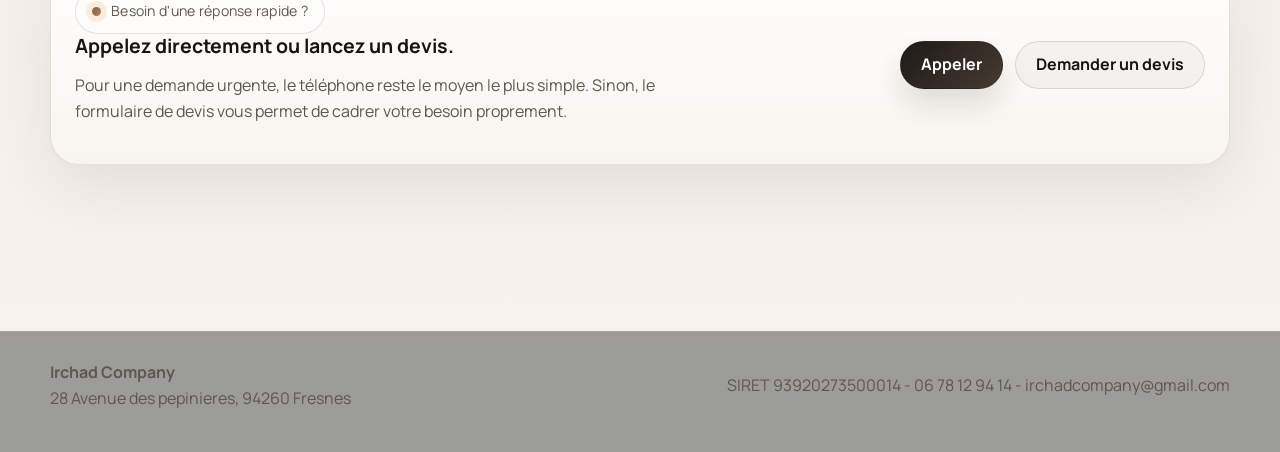
<file: contact.html>
<!DOCTYPE html>
<html lang="fr">
<head>
	<meta charset="UTF-8">
	<meta name="viewport" content="width=device-width, initial-scale=1.0">
	<meta name="description" content="Contactez Irchad Company à Fresnes : téléphone, email, adresse, horaires et Google Maps.">
	<title>Contact | Irchad Company</title>
	<link rel="icon" type="image/x-icon" href="favicon.ico">
	<link rel="apple-touch-icon" href="apple-touch-icon.png">
	<link rel="preconnect" href="https://fonts.googleapis.com">
	<link rel="preconnect" href="https://fonts.gstatic.com" crossorigin>
	<link href="https://fonts.googleapis.com/css2?family=Manrope:wght@400;500;600;700;800&family=Cormorant+Garamond:wght@500;600;700&display=swap" rel="stylesheet">
	<link rel="stylesheet" href="style.css">
	<script src="main.js" defer></script>
</head>
<body>
	<header class="site-header">
		<div class="container header-inner">
			<a class="brand" href="index.html"><img class="brand-mark" src="image/irchad%20company%20logo.png" alt="Logo Irchad Company"><div class="brand-text"><strong>Irchad Company</strong><span>Matériaux de construction - Fresnes</span></div></a>
			<button class="nav-toggle" type="button" aria-expanded="false" aria-controls="primary-nav" aria-label="Ouvrir le menu"><span></span><span></span><span></span></button>
			<nav id="primary-nav" class="nav" aria-label="Navigation principale">
				<a href="index.html">Accueil</a>
				<a href="a-propos.html">A propos</a>
				<a href="services.html">Services</a>
				<a href="produits.html">Produits</a>
				<a href="realisations.html">Réalisations</a>
				<a href="devis.html">Devis</a>
				<a class="active" href="contact.html">Contact</a>
			</nav>
			<div class="header-actions">
				<a class="button-ghost" href="tel:+33678129414">Appeler</a>
				<a class="button" href="devis.html">Demander un devis</a>
			</div>
		</div>
	</header>

	<main>
		<section class="page-hero">
			<div class="container">
				<span class="eyebrow">Contact</span>
				<h1>Un contact direct, sans détour.</h1>
				<p class="section-lead">Retrouvez ici toutes les coordonnées utiles pour joindre Irchad Company rapidement.</p>
			</div>
		</section>

		<section class="section">
			<div class="container contact-grid">
				<article class="contact-card">
					<span class="eyebrow">Coordonnées</span>
					<h3>Irchad Company</h3>
					<div class="contact-list">
						<div class="contact-item"><div class="contact-icon">T</div><div><strong>Téléphone</strong><a href="tel:+33678129414">06 78 12 94 14</a></div></div>
						<div class="contact-item"><div class="contact-icon">@</div><div><strong>Email</strong><a href="mailto:irchadcompany@gmail.com">irchadcompany@gmail.com</a></div></div>
						<div class="contact-item"><div class="contact-icon">A</div><div><strong>Adresse</strong><span>28 Avenue des pepinieres, 94260 Fresnes</span></div></div>
						<div class="contact-item"><div class="contact-icon">H</div><div><strong>Horaires</strong><span>Lun - Sam, 08:00 - 18:00</span></div></div>
					</div>
			</article>

				<article class="contact-card">
					<span class="eyebrow">Localisation</span>
					<h3>Google Maps</h3>
					<iframe class="contact-map" title="Google Maps Irchad Company" loading="lazy" referrerpolicy="no-referrer-when-downgrade" src="https://www.google.com/maps?q=28%20Avenue%20des%20pepinieres%2094260%20Fresnes&output=embed"></iframe>
				</article>
			</div>
		</section>

		<section class="section">
			<div class="container">
				<article class="quote-card">
					<div>
						<span class="eyebrow">Besoin d'une réponse rapide ?</span>
						<h3>Appelez directement ou lancez un devis.</h3>
						<p>Pour une demande urgente, le téléphone reste le moyen le plus simple. Sinon, le formulaire de devis vous permet de cadrer votre besoin proprement.</p>
					</div>
					<div class="card-actions">
						<a class="button" href="tel:+33678129414">Appeler</a>
						<a class="button-secondary" href="devis.html">Demander un devis</a>
					</div>
				</article>
			</div>
		</section>
	</main>

	<footer class="footer">
		<div class="container footer-inner">
			<div><strong>Irchad Company</strong><div>28 Avenue des pepinieres, 94260 Fresnes</div></div>
			<div>SIRET 93920273500014 - 06 78 12 94 14 - irchadcompany@gmail.com</div>
		</div>
	</footer>
</body>
</html>
</file>
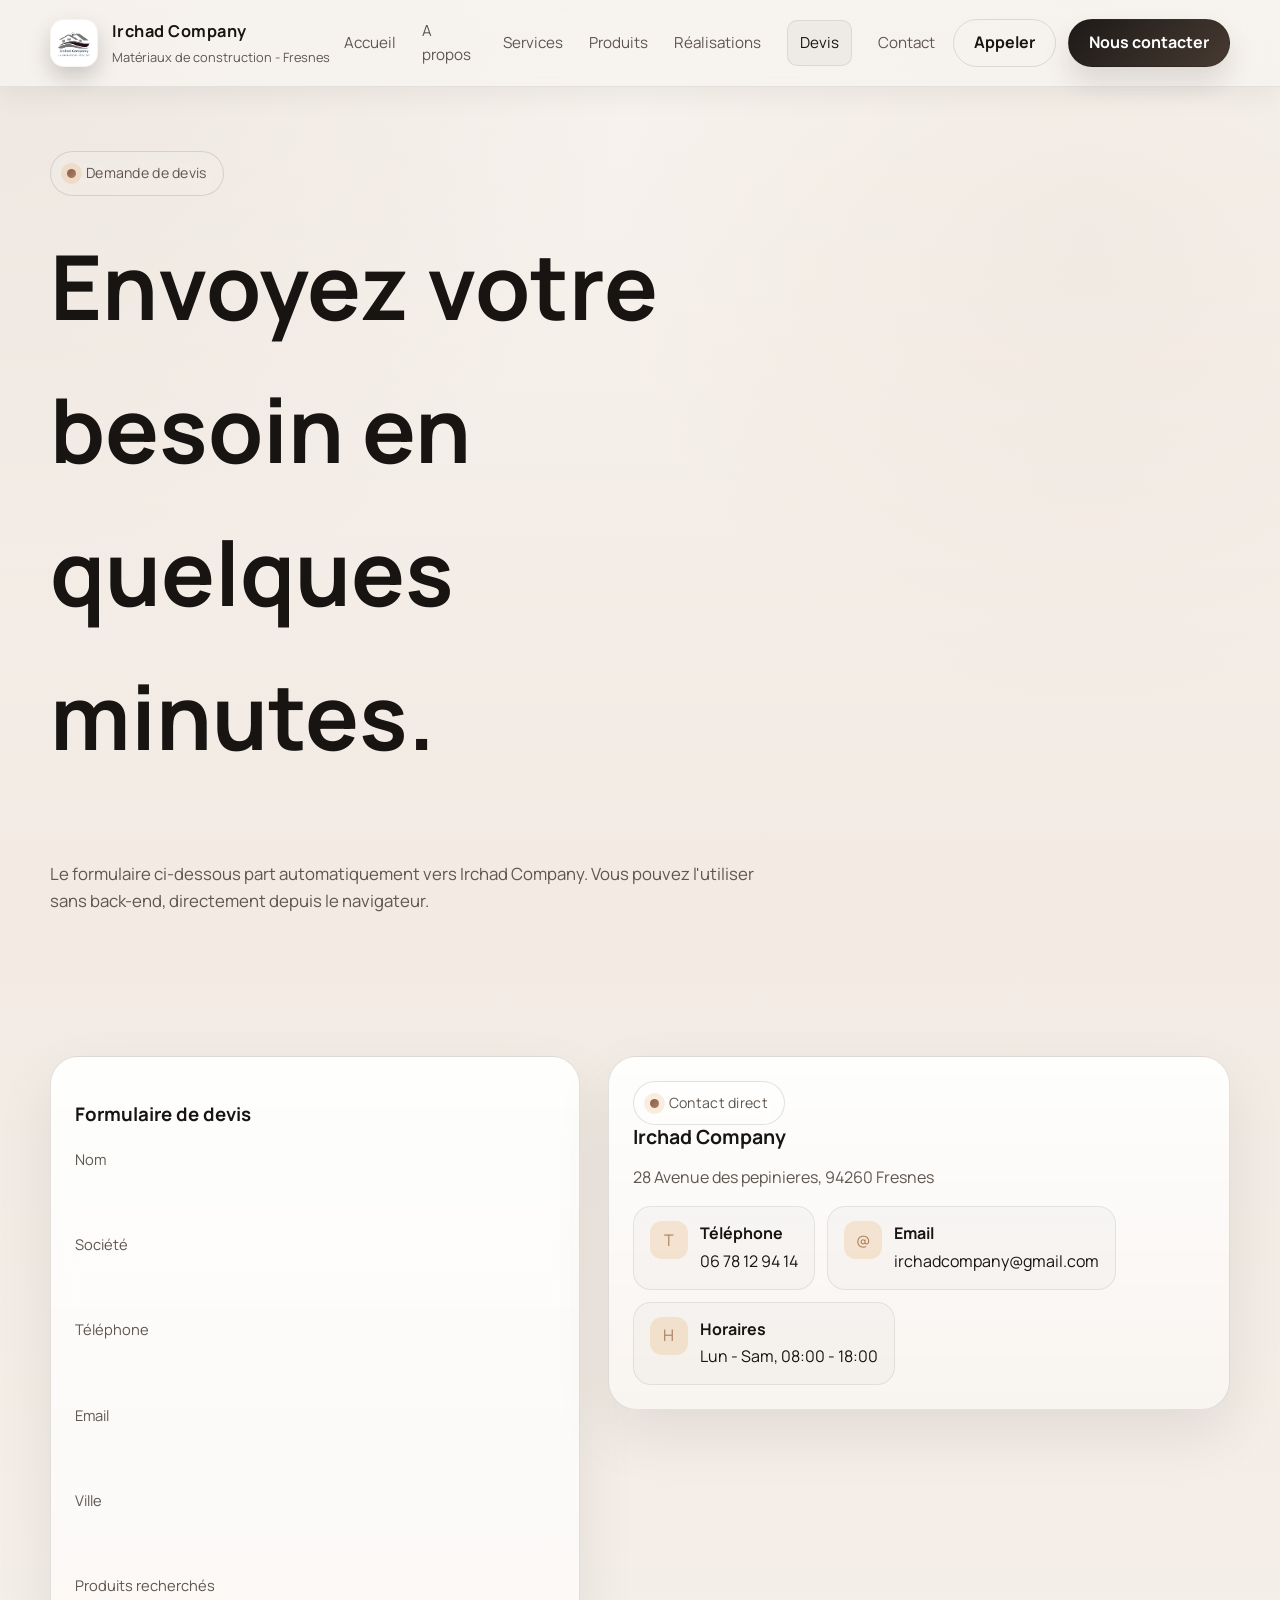
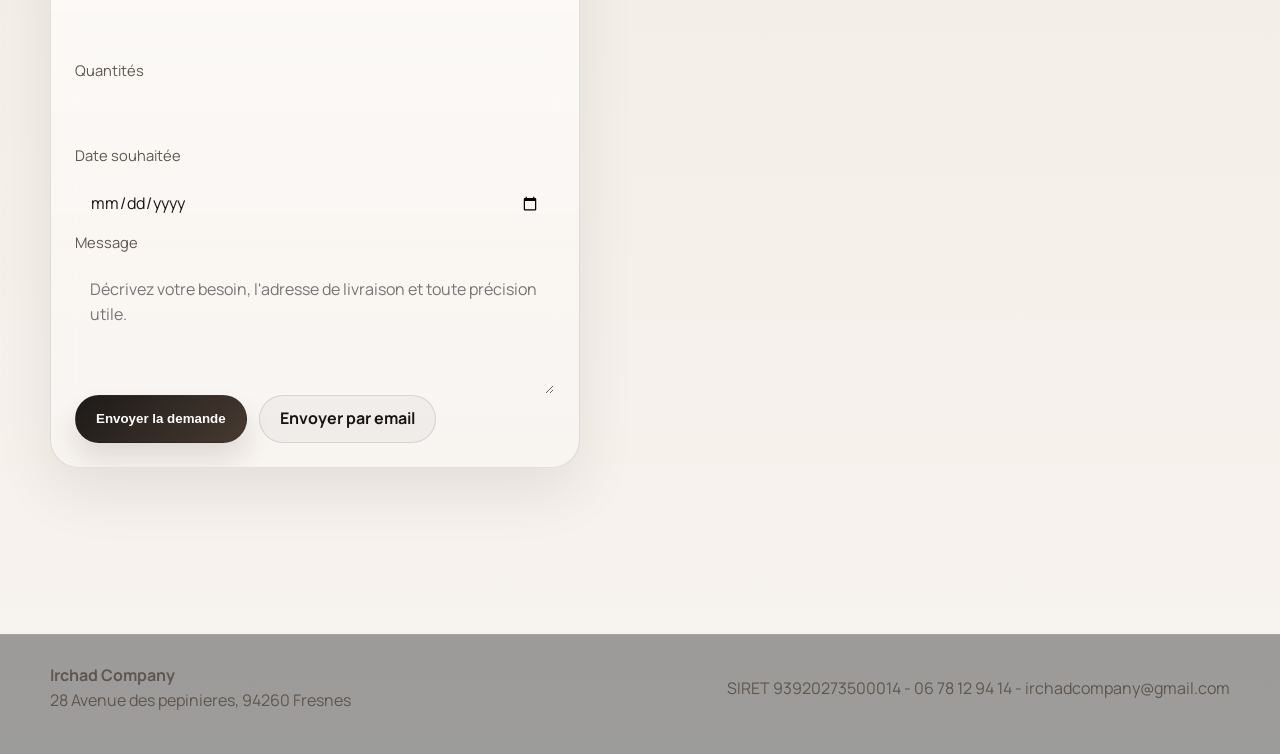
<file: devis.html>
<!DOCTYPE html>
<html lang="fr">
<head>
	<meta charset="UTF-8">
	<meta name="viewport" content="width=device-width, initial-scale=1.0">
	<meta name="description" content="Demandez un devis à Irchad Company pour vos matériaux de construction, livraison et approvisionnement de chantier.">
	<title>Demande de devis | Irchad Company</title>
	<link rel="icon" type="image/x-icon" href="favicon.ico">
	<link rel="apple-touch-icon" href="apple-touch-icon.png">
	<link rel="preconnect" href="https://fonts.googleapis.com">
	<link rel="preconnect" href="https://fonts.gstatic.com" crossorigin>
	<link href="https://fonts.googleapis.com/css2?family=Manrope:wght@400;500;600;700;800&family=Cormorant+Garamond:wght@500;600;700&display=swap" rel="stylesheet">
	<link rel="stylesheet" href="style.css">
	<script src="main.js" defer></script>
</head>
<body>
	<header class="site-header">
		<div class="container header-inner">
			<a class="brand" href="index.html"><img class="brand-mark" src="image/irchad%20company%20logo.png" alt="Logo Irchad Company"><div class="brand-text"><strong>Irchad Company</strong><span>Matériaux de construction - Fresnes</span></div></a>
			<button class="nav-toggle" type="button" aria-expanded="false" aria-controls="primary-nav" aria-label="Ouvrir le menu"><span></span><span></span><span></span></button>
			<nav id="primary-nav" class="nav" aria-label="Navigation principale">
				<a href="index.html">Accueil</a>
				<a href="a-propos.html">A propos</a>
				<a href="services.html">Services</a>
				<a href="produits.html">Produits</a>
				<a href="realisations.html">Réalisations</a>
				<a class="active" href="devis.html">Devis</a>
				<a href="contact.html">Contact</a>
			</nav>
			<div class="header-actions">
				<a class="button-ghost" href="tel:+33678129414">Appeler</a>
				<a class="button" href="contact.html">Nous contacter</a>
			</div>
		</div>
	</header>

	<main>
		<section class="page-hero">
			<div class="container">
				<span class="eyebrow">Demande de devis</span>
				<h1>Envoyez votre besoin en quelques minutes.</h1>
				<p class="section-lead">Le formulaire ci-dessous part automatiquement vers Irchad Company. Vous pouvez l'utiliser sans back-end, directement depuis le navigateur.</p>
			</div>
		</section>

		<section class="section">
			<div class="container contact-grid">
				<article class="form-card">
					<h3>Formulaire de devis</h3>
					<form id="quoteForm">
						<div class="form-grid">
							<div class="field"><label for="name">Nom</label><input id="name" name="name" type="text" required></div>
							<div class="field"><label for="company">Société</label><input id="company" name="company" type="text"></div>
							<div class="field"><label for="phone">Téléphone</label><input id="phone" name="phone" type="tel" required></div>
							<div class="field"><label for="email">Email</label><input id="email" name="email" type="email" required></div>
							<div class="field"><label for="city">Ville</label><input id="city" name="city" type="text"></div>
							<div class="field"><label for="product">Produits recherchés</label><input id="product" name="product" type="text"></div>
							<div class="field"><label for="quantity">Quantités</label><input id="quantity" name="quantity" type="text"></div>
							<div class="field"><label for="date">Date souhaitée</label><input id="date" name="date" type="date"></div>
							<div class="field full"><label for="message">Message</label><textarea id="message" name="message" placeholder="Décrivez votre besoin, l'adresse de livraison et toute précision utile."></textarea></div>
						</div>
						<div class="card-actions">
							<button class="button" type="submit">Envoyer la demande</button>
							<a class="button-secondary" href="mailto:irchadcompany@gmail.com">Envoyer par email</a>
						</div>
					</form>
				</article>

				<aside class="contact-card">
					<span class="eyebrow">Contact direct</span>
					<h3>Irchad Company</h3>
					<p>28 Avenue des pepinieres, 94260 Fresnes</p>
					<div class="contact-list">
						<div class="contact-item"><div class="contact-icon">T</div><div><strong>Téléphone</strong><a href="tel:+33678129414">06 78 12 94 14</a></div></div>
						<div class="contact-item"><div class="contact-icon">@</div><div><strong>Email</strong><a href="mailto:irchadcompany@gmail.com">irchadcompany@gmail.com</a></div></div>
						<div class="contact-item"><div class="contact-icon">H</div><div><strong>Horaires</strong><span>Lun - Sam, 08:00 - 18:00</span></div></div>
					</div>
				</aside>
			</div>
		</section>
	</main>

	<footer class="footer">
		<div class="container footer-inner">
			<div><strong>Irchad Company</strong><div>28 Avenue des pepinieres, 94260 Fresnes</div></div>
			<div>SIRET 93920273500014 - 06 78 12 94 14 - irchadcompany@gmail.com</div>
		</div>
	</footer>

	<script>
		document.getElementById('quoteForm').addEventListener('submit', async (event) => {
			event.preventDefault();
			const form = event.currentTarget;
			const submitButton = form.querySelector('button[type="submit"]');
			const originalLabel = submitButton.textContent;
			submitButton.disabled = true;
			submitButton.textContent = 'Envoi en cours...';

			const payload = Object.fromEntries(new FormData(form).entries());
			payload._subject = 'Demande de devis - Irchad Company';
			payload._captcha = 'false';

			try {
				const response = await fetch('https://formsubmit.co/ajax/irchadcompany@gmail.com', {
					method: 'POST',
					headers: { 'Accept': 'application/json', 'Content-Type': 'application/json' },
					body: JSON.stringify(payload)
				});

				if (!response.ok) {
					throw new Error('Envoi impossible');
				}

				form.reset();
				window.alert('Votre demande de devis a bien été envoyée.');
			} catch (error) {
				window.alert('Impossible d’envoyer la demande pour le moment. Contactez Irchad Company directement.');
			} finally {
				submitButton.disabled = false;
				submitButton.textContent = originalLabel;
			}
		});
	</script>
</body>
</html>
</file>
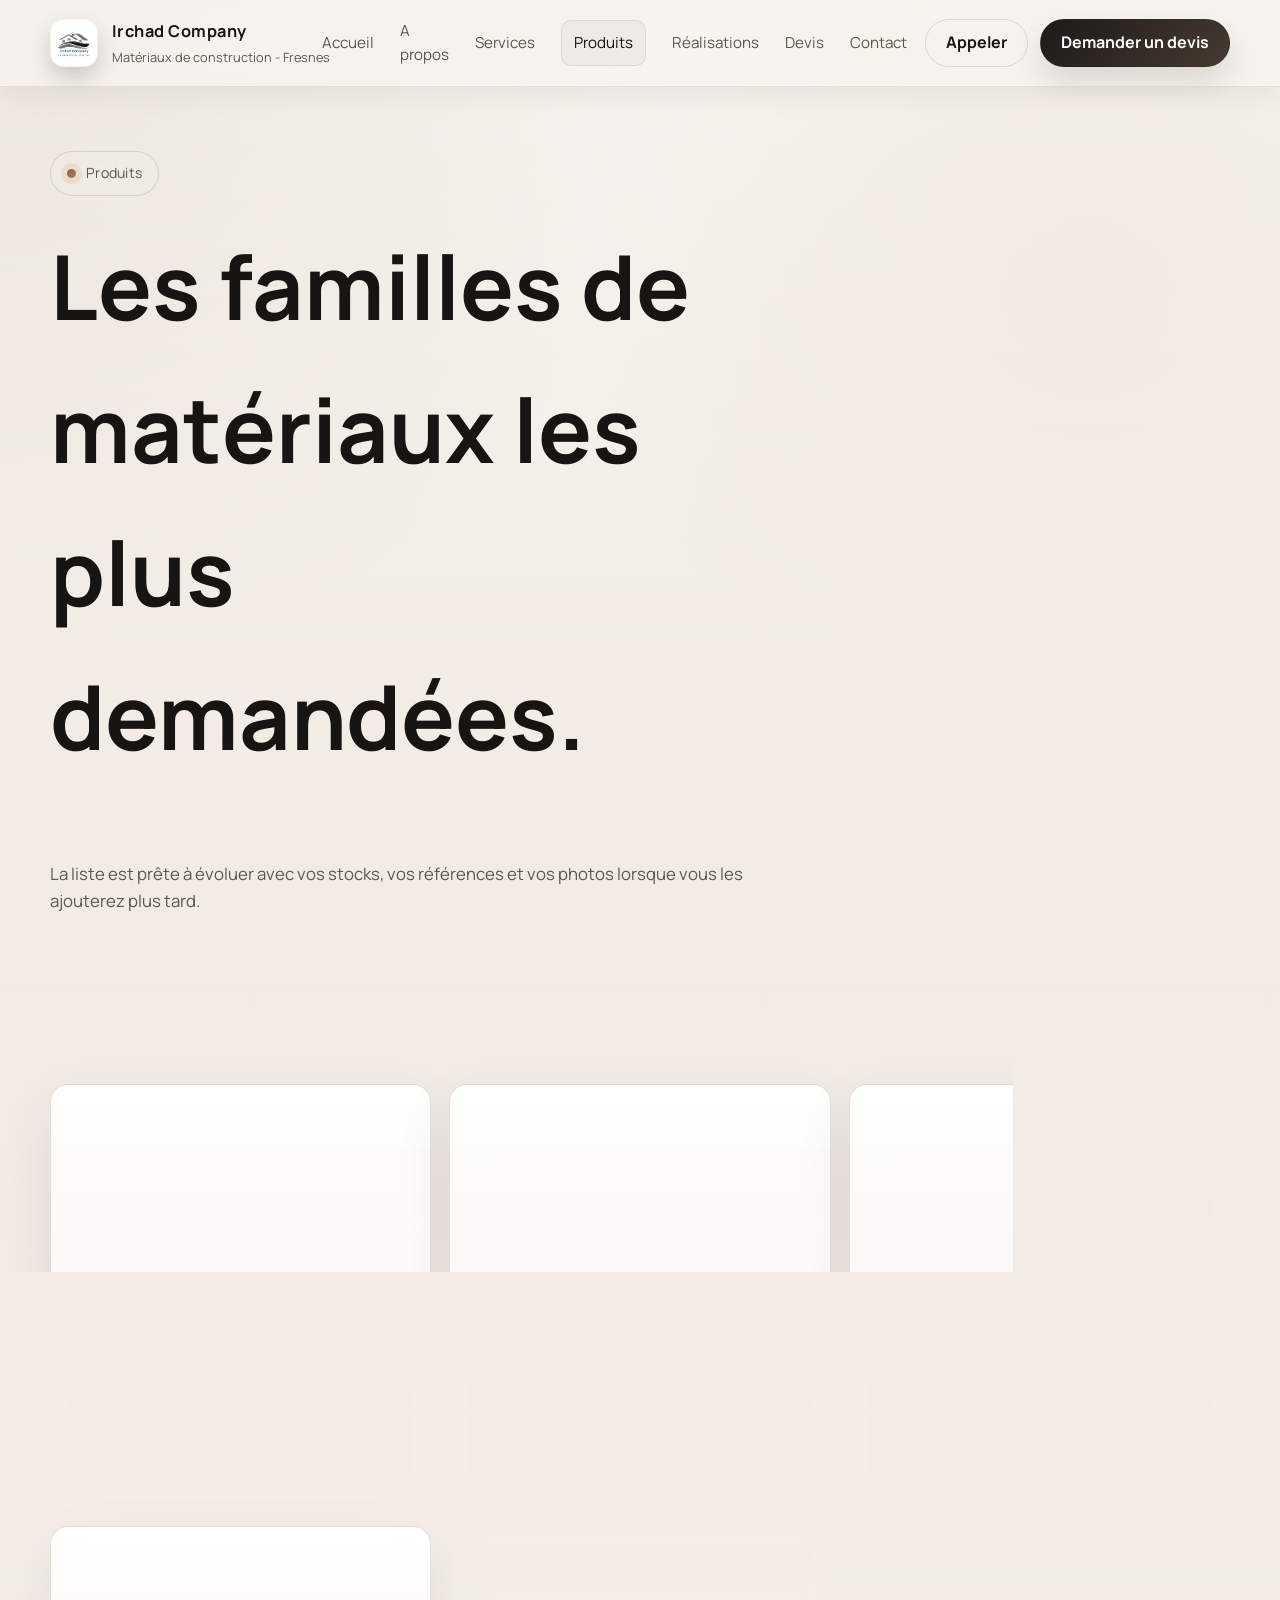
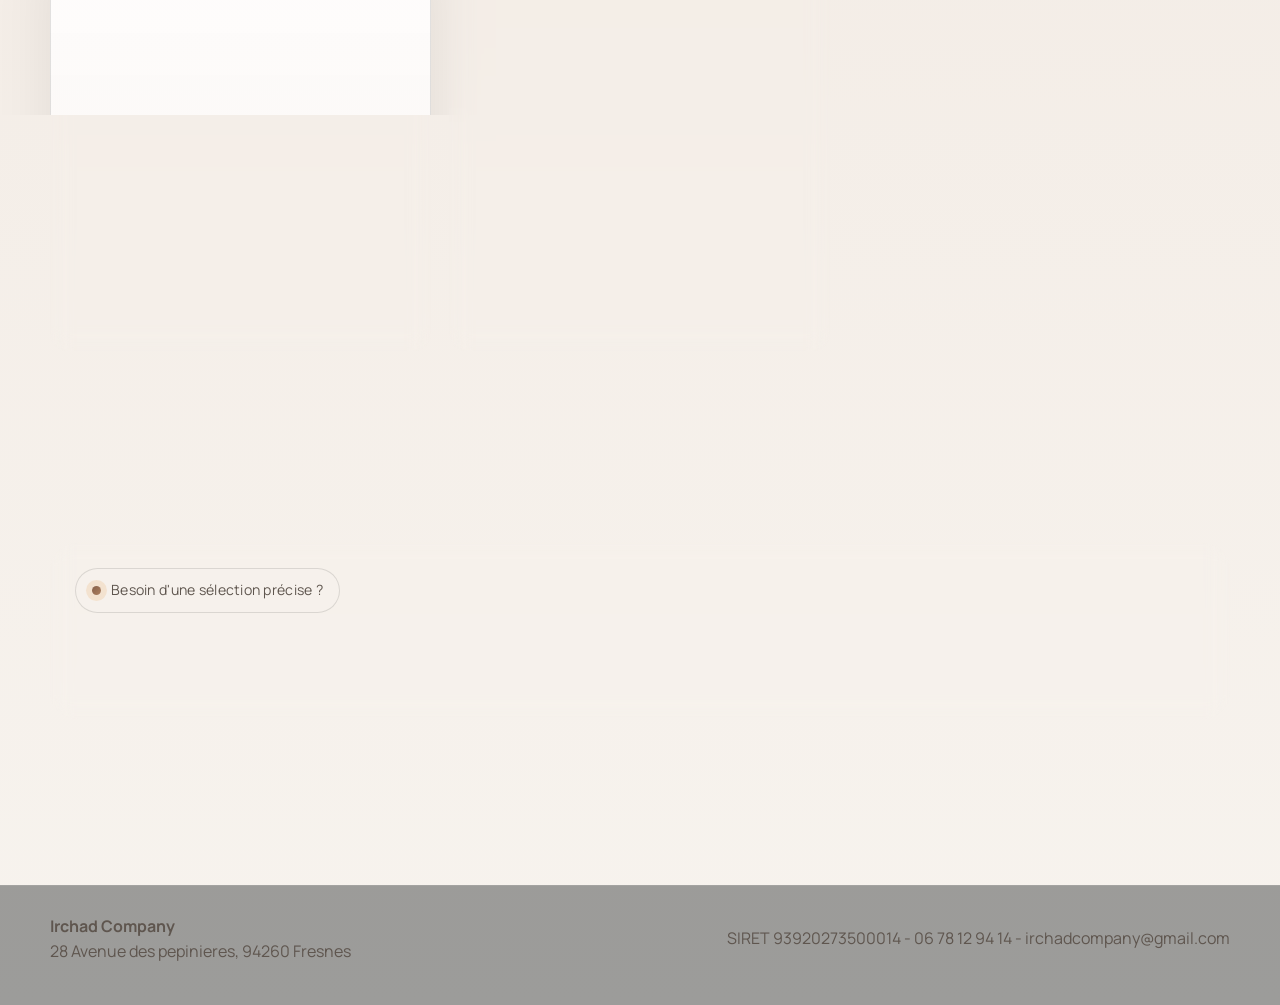
<file: produits.html>
<!DOCTYPE html>
<html lang="fr">
<head>
	<meta charset="UTF-8">
	<meta name="viewport" content="width=device-width, initial-scale=1.0">
	<meta name="description" content="Découvrez les catégories de produits d'Irchad Company : sables, gravier, granulats, parpaings et ciment.">
	<title>Produits | Irchad Company</title>
	<link rel="icon" type="image/x-icon" href="favicon.ico">
	<link rel="apple-touch-icon" href="apple-touch-icon.png">
	<link rel="preconnect" href="https://fonts.googleapis.com">
	<link rel="preconnect" href="https://fonts.gstatic.com" crossorigin>
	<link href="https://fonts.googleapis.com/css2?family=Manrope:wght@400;500;600;700;800&family=Cormorant+Garamond:wght@500;600;700&display=swap" rel="stylesheet">
	<link rel="stylesheet" href="style.css">
	<script src="main.js" defer></script>
</head>
<body>
	<header class="site-header">
		<div class="container header-inner">
			<a class="brand" href="index.html"><img class="brand-mark" src="image/irchad%20company%20logo.png" alt="Logo Irchad Company"><div class="brand-text"><strong>Irchad Company</strong><span>Matériaux de construction - Fresnes</span></div></a>
			<button class="nav-toggle" type="button" aria-expanded="false" aria-controls="primary-nav" aria-label="Ouvrir le menu"><span></span><span></span><span></span></button>
			<nav id="primary-nav" class="nav" aria-label="Navigation principale">
				<a href="index.html">Accueil</a>
				<a href="a-propos.html">A propos</a>
				<a href="services.html">Services</a>
				<a class="active" href="produits.html">Produits</a>
				<a href="realisations.html">Réalisations</a>
				<a href="devis.html">Devis</a>
				<a href="contact.html">Contact</a>
			</nav>
			<div class="header-actions">
				<a class="button-ghost" href="tel:+33678129414">Appeler</a>
				<a class="button" href="devis.html">Demander un devis</a>
			</div>
		</div>
	</header>

	<main>
		<section class="page-hero">
			<div class="container">
				<span class="eyebrow">Produits</span>
				<h1>Les familles de matériaux les plus demandées.</h1>
				<p class="section-lead">La liste est prête à évoluer avec vos stocks, vos références et vos photos lorsque vous les ajouterez plus tard.</p>
			</div>
		</section>

		<section class="section">
			<div class="container">
				<div class="products-grid">
					<article class="product-card"><div class="product-image" style="background-image:url('https://images.unsplash.com/photo-1581579185169-7f4f96a9af21?auto=format&fit=crop&w=1200&q=80')"></div><div class="product-body"><h3>Sables</h3><p>Pour la préparation, la maçonnerie et les travaux de remblai.</p></div></article>
					<article class="product-card"><div class="product-image" style="background-image:url('https://images.unsplash.com/photo-1535443386590-8f680db0f0c4?auto=format&fit=crop&w=1200&q=80')"></div><div class="product-body"><h3>Gravier</h3><p>Adapté aux fondations, au drainage et aux aménagements extérieurs.</p></div></article>
					<article class="product-card"><div class="product-image" style="background-image:url('https://images.unsplash.com/photo-1523419409543-6b55d3d9a9ce?auto=format&fit=crop&w=1200&q=80')"></div><div class="product-body"><h3>Granulats</h3><p>Pour les usages techniques et les besoins de structure.</p></div></article>
					<article class="product-card"><div class="product-image" style="background-image:url('https://images.unsplash.com/photo-1504307651254-35680f356dfd?auto=format&fit=crop&w=1200&q=80')"></div><div class="product-body"><h3>Parpaings</h3><p>Une base indispensable pour de nombreux projets de construction.</p></div></article>
					<article class="product-card"><div class="product-image" style="background-image:url('https://images.unsplash.com/photo-1581092580497-e0d23cbdf1dc?auto=format&fit=crop&w=1200&q=80')"></div><div class="product-body"><h3>Ciment</h3><p>Pour la maçonnerie, les fondations et les applications courantes.</p></div></article>
				</div>
			</div>
		</section>

		<section class="section">
			<div class="container">
				<article class="quote-card">
					<div>
						<span class="eyebrow">Besoin d'une sélection précise ?</span>
						<h3>On peut préparer un devis produit par produit.</h3>
						<p>Décrivez les quantités et les contraintes de livraison pour obtenir une réponse rapide.</p>
					</div>
					<div><a class="button" href="devis.html">Demander un devis</a></div>
				</article>
			</div>
		</section>
	</main>

	<footer class="footer">
		<div class="container footer-inner">
			<div><strong>Irchad Company</strong><div>28 Avenue des pepinieres, 94260 Fresnes</div></div>
			<div>SIRET 93920273500014 - 06 78 12 94 14 - irchadcompany@gmail.com</div>
		</div>
	</footer>
</body>
</html>
</file>
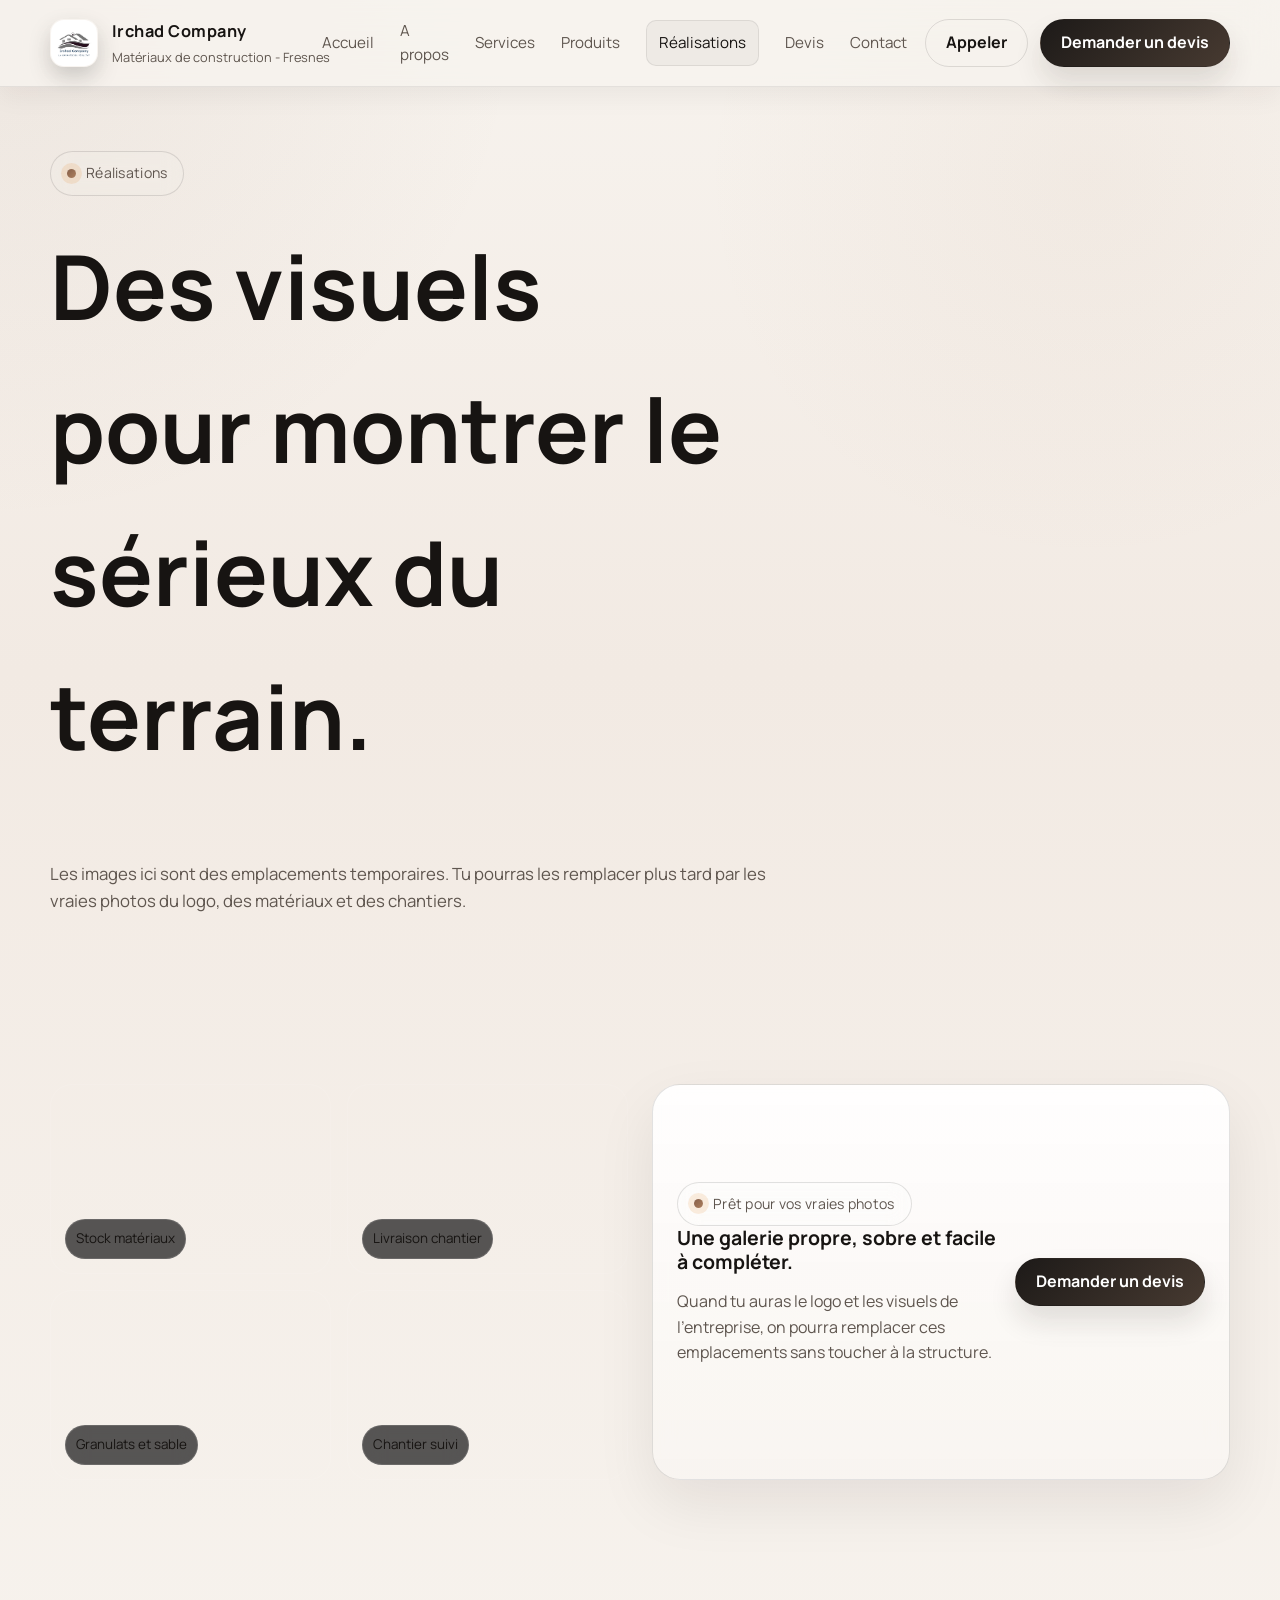
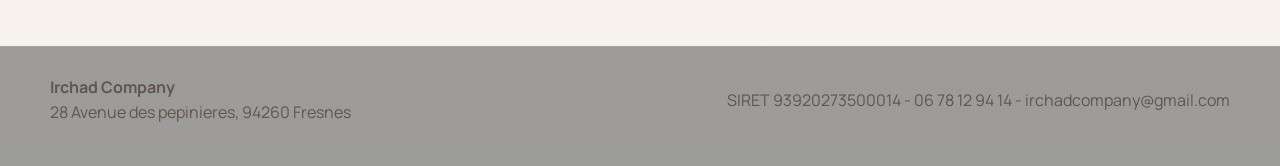
<file: realisations.html>
<!DOCTYPE html>
<html lang="fr">
<head>
	<meta charset="UTF-8">
	<meta name="viewport" content="width=device-width, initial-scale=1.0">
	<meta name="description" content="Découvrez les réalisations et visuels d'Irchad Company pour vos chantiers et livraisons.">
	<title>Réalisations | Irchad Company</title>
	<link rel="icon" type="image/x-icon" href="favicon.ico">
	<link rel="apple-touch-icon" href="apple-touch-icon.png">
	<link rel="preconnect" href="https://fonts.googleapis.com">
	<link rel="preconnect" href="https://fonts.gstatic.com" crossorigin>
	<link href="https://fonts.googleapis.com/css2?family=Manrope:wght@400;500;600;700;800&family=Cormorant+Garamond:wght@500;600;700&display=swap" rel="stylesheet">
	<link rel="stylesheet" href="style.css">
	<script src="main.js" defer></script>
</head>
<body>
	<header class="site-header">
		<div class="container header-inner">
			<a class="brand" href="index.html"><img class="brand-mark" src="image/irchad%20company%20logo.png" alt="Logo Irchad Company"><div class="brand-text"><strong>Irchad Company</strong><span>Matériaux de construction - Fresnes</span></div></a>
			<button class="nav-toggle" type="button" aria-expanded="false" aria-controls="primary-nav" aria-label="Ouvrir le menu"><span></span><span></span><span></span></button>
			<nav id="primary-nav" class="nav" aria-label="Navigation principale">
				<a href="index.html">Accueil</a>
				<a href="a-propos.html">A propos</a>
				<a href="services.html">Services</a>
				<a href="produits.html">Produits</a>
				<a class="active" href="realisations.html">Réalisations</a>
				<a href="devis.html">Devis</a>
				<a href="contact.html">Contact</a>
			</nav>
			<div class="header-actions">
				<a class="button-ghost" href="tel:+33678129414">Appeler</a>
				<a class="button" href="devis.html">Demander un devis</a>
			</div>
		</div>
	</header>

	<main>
		<section class="page-hero">
			<div class="container">
				<span class="eyebrow">Réalisations</span>
				<h1>Des visuels pour montrer le sérieux du terrain.</h1>
				<p class="section-lead">Les images ici sont des emplacements temporaires. Tu pourras les remplacer plus tard par les vraies photos du logo, des matériaux et des chantiers.</p>
			</div>
		</section>

		<section class="section">
			<div class="container">
				<div class="realisation-frame">
					<div class="realisation-gallery">
						<div class="gallery-tile" style="background-image:url('https://images.unsplash.com/photo-1500382017468-9049fed747ef?auto=format&fit=crop&w=1200&q=80');"><span>Stock matériaux</span></div>
						<div class="gallery-tile" style="background-image:url('https://images.unsplash.com/photo-1541976076758-347942db1970?auto=format&fit=crop&w=1200&q=80');"><span>Livraison chantier</span></div>
						<div class="gallery-tile" style="background-image:url('https://images.unsplash.com/photo-1581578731548-c64695cc6952?auto=format&fit=crop&w=1200&q=80');"><span>Granulats et sable</span></div>
						<div class="gallery-tile" style="background-image:url('https://images.unsplash.com/photo-1590649821258-8b0b0b1d4d2d?auto=format&fit=crop&w=1200&q=80');"><span>Chantier suivi</span></div>
					</div>

					<article class="quote-card">
						<div>
							<span class="eyebrow">Prêt pour vos vraies photos</span>
							<h3>Une galerie propre, sobre et facile à compléter.</h3>
							<p>Quand tu auras le logo et les visuels de l'entreprise, on pourra remplacer ces emplacements sans toucher à la structure.</p>
						</div>
						<div><a class="button" href="devis.html">Demander un devis</a></div>
					</article>
				</div>
			</div>
		</section>
	</main>

	<footer class="footer">
		<div class="container footer-inner">
			<div><strong>Irchad Company</strong><div>28 Avenue des pepinieres, 94260 Fresnes</div></div>
			<div>SIRET 93920273500014 - 06 78 12 94 14 - irchadcompany@gmail.com</div>
		</div>
	</footer>
</body>
</html>
</file>
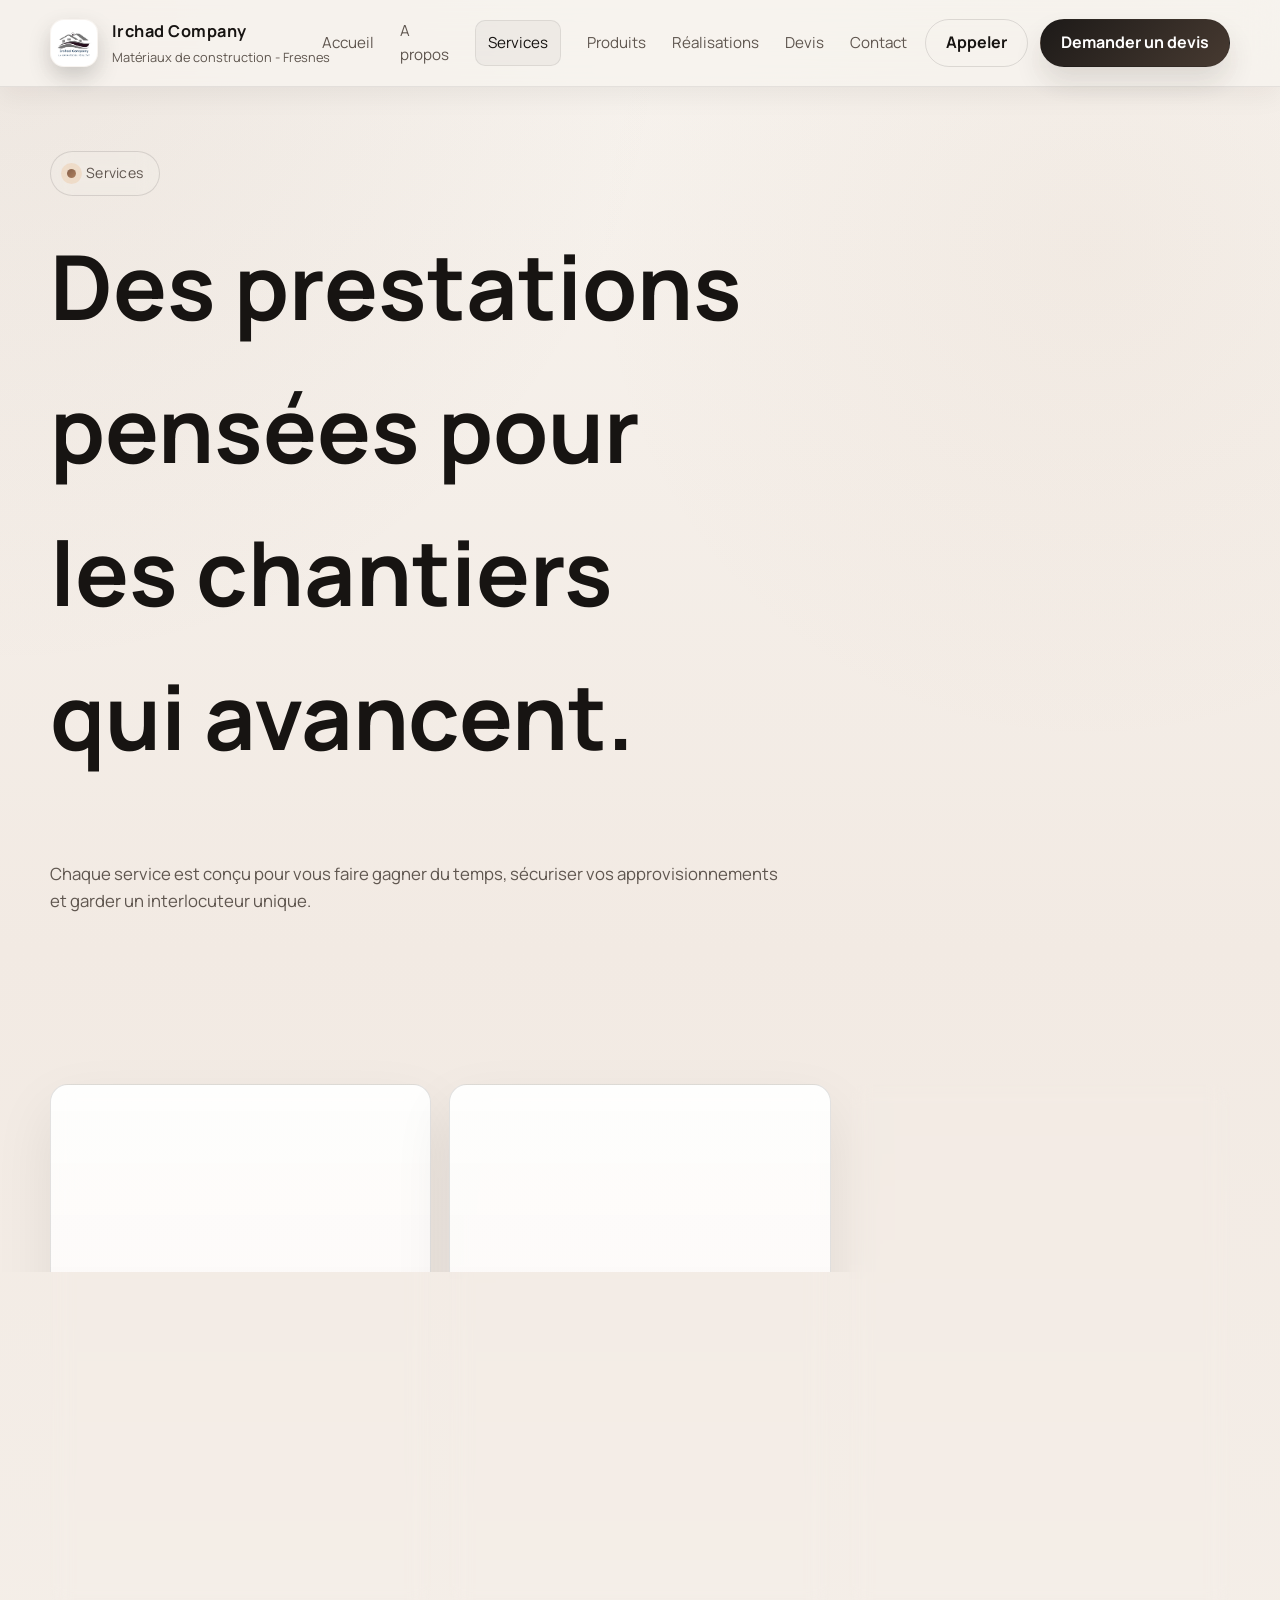
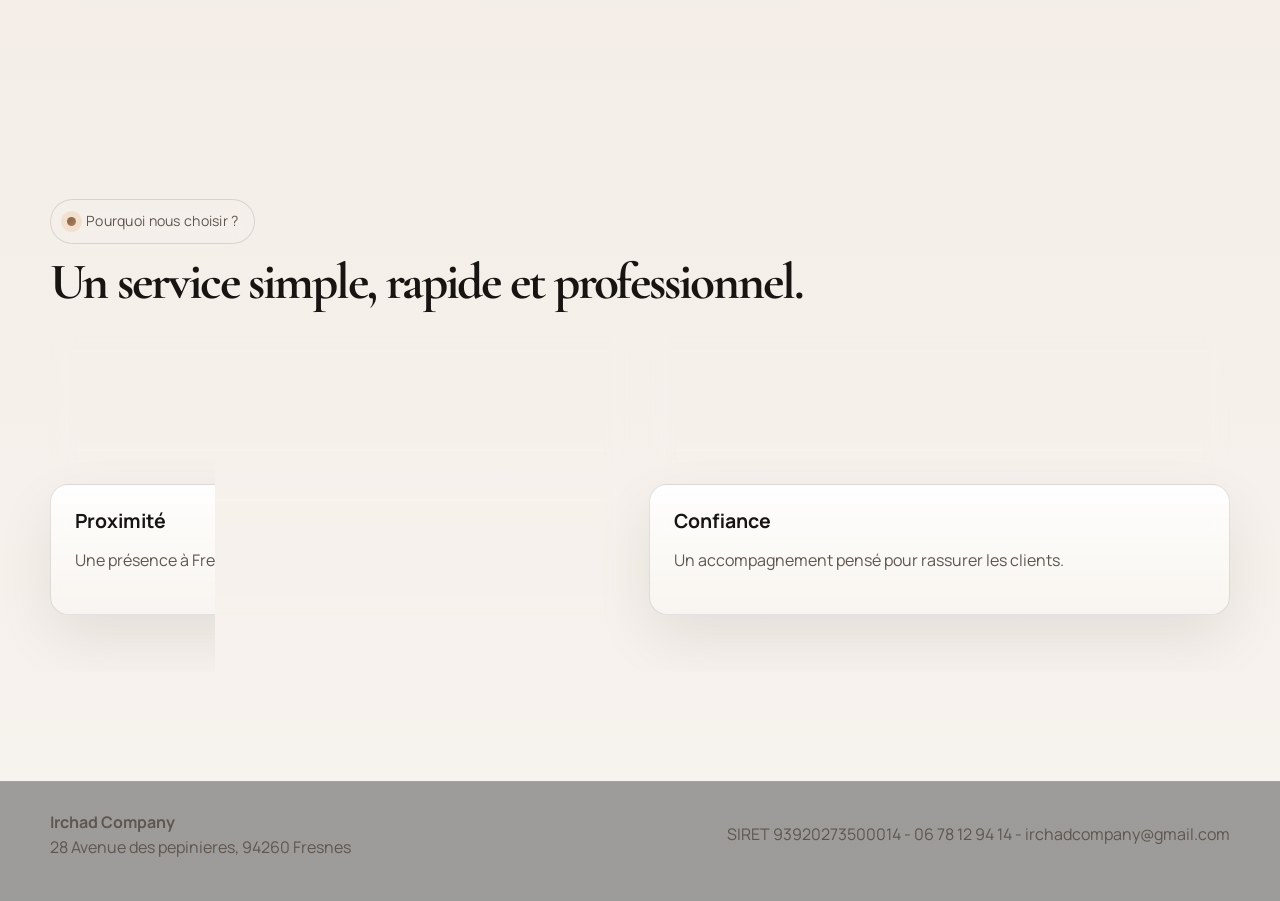
<file: services.html>
<!DOCTYPE html>
<html lang="fr">
<head>
	<meta charset="UTF-8">
	<meta name="viewport" content="width=device-width, initial-scale=1.0">
	<meta name="description" content="Vente de matériaux, livraison et approvisionnement de chantiers avec Irchad Company.">
	<title>Services | Irchad Company</title>
	<link rel="icon" type="image/x-icon" href="favicon.ico">
	<link rel="apple-touch-icon" href="apple-touch-icon.png">
	<link rel="preconnect" href="https://fonts.googleapis.com">
	<link rel="preconnect" href="https://fonts.gstatic.com" crossorigin>
	<link href="https://fonts.googleapis.com/css2?family=Manrope:wght@400;500;600;700;800&family=Cormorant+Garamond:wght@500;600;700&display=swap" rel="stylesheet">
	<link rel="stylesheet" href="style.css">
	<script src="main.js" defer></script>
</head>
<body>
	<header class="site-header">
		<div class="container header-inner">
			<a class="brand" href="index.html"><img class="brand-mark" src="image/irchad%20company%20logo.png" alt="Logo Irchad Company"><div class="brand-text"><strong>Irchad Company</strong><span>Matériaux de construction - Fresnes</span></div></a>
			<button class="nav-toggle" type="button" aria-expanded="false" aria-controls="primary-nav" aria-label="Ouvrir le menu"><span></span><span></span><span></span></button>
			<nav id="primary-nav" class="nav" aria-label="Navigation principale">
				<a href="index.html">Accueil</a>
				<a href="a-propos.html">A propos</a>
				<a class="active" href="services.html">Services</a>
				<a href="produits.html">Produits</a>
				<a href="realisations.html">Réalisations</a>
				<a href="devis.html">Devis</a>
				<a href="contact.html">Contact</a>
			</nav>
			<div class="header-actions">
				<a class="button-ghost" href="tel:+33678129414">Appeler</a>
				<a class="button" href="devis.html">Demander un devis</a>
			</div>
		</div>
	</header>

	<main>
		<section class="page-hero">
			<div class="container">
				<span class="eyebrow">Services</span>
				<h1>Des prestations pensées pour les chantiers qui avancent.</h1>
				<p class="section-lead">Chaque service est conçu pour vous faire gagner du temps, sécuriser vos approvisionnements et garder un interlocuteur unique.</p>
			</div>
		</section>

		<section class="section">
			<div class="container">
				<div class="services-grid">
					<article class="service-card">
						<div class="service-image" style="background-image:url('https://images.unsplash.com/photo-1586864387967-d02ef85d93e8?auto=format&fit=crop&w=1200&q=80')"></div>
						<div class="service-body">
							<h3>Vente de matériaux</h3>
							<p>Fourniture de matériaux adaptés aux besoins du gros oeuvre et du second oeuvre.</p>
							<div class="card-actions"><a class="button-ghost" href="devis.html">Demander un devis</a></div>
						</div>
					</article>
					<article class="service-card">
						<div class="service-image" style="background-image:url('https://images.unsplash.com/photo-1500382017468-9049fed747ef?auto=format&fit=crop&w=1200&q=80')"></div>
						<div class="service-body">
							<h3>Livraison</h3>
							<p>Livraison organisée pour limiter les interruptions et respecter vos délais.</p>
							<div class="card-actions"><a class="button-ghost" href="contact.html">Nous contacter</a></div>
						</div>
					</article>
					<article class="service-card">
						<div class="service-image" style="background-image:url('https://images.unsplash.com/photo-1590649689519-4c71f8b1f80f?auto=format&fit=crop&w=1200&q=80')"></div>
						<div class="service-body">
							<h3>Approvisionnement de chantiers</h3>
							<p>Coordination de commandes ponctuelles ou récurrentes pour garder un flux régulier.</p>
							<div class="card-actions"><a class="button-ghost" href="devis.html">Commander</a></div>
						</div>
					</article>
				</div>
			</div>
		</section>

		<section class="section">
			<div class="container">
				<span class="eyebrow">Pourquoi nous choisir ?</span>
				<h2>Un service simple, rapide et professionnel.</h2>
				<div class="features-grid">
					<article class="feature-card"><div class="feature-body"><h3>Réactivité</h3><p>Un retour rapide pour avancer sans perdre de temps.</p></div></article>
					<article class="feature-card"><div class="feature-body"><h3>Fiabilité</h3><p>Des engagements clairs et une exécution sérieuse.</p></div></article>
					<article class="feature-card"><div class="feature-body"><h3>Proximité</h3><p>Une présence à Fresnes pour garder un lien direct.</p></div></article>
					<article class="feature-card"><div class="feature-body"><h3>Confiance</h3><p>Un accompagnement pensé pour rassurer les clients.</p></div></article>
				</div>
			</div>
		</section>
	</main>

	<footer class="footer">
		<div class="container footer-inner">
			<div><strong>Irchad Company</strong><div>28 Avenue des pepinieres, 94260 Fresnes</div></div>
			<div>SIRET 93920273500014 - 06 78 12 94 14 - irchadcompany@gmail.com</div>
		</div>
	</footer>
</body>
</html>
</file>
<file: style.css>
:root {
	--bg: #f5f1ea;
	--bg-soft: #efe7df;
	--panel: #fbf9f6;
	--panel-strong: #f1e7dc;
	--text: #171412;
	--muted: #5f564f;
	--soft: rgba(18, 15, 12, 0.04);
	--line: rgba(23, 20, 18, 0.12);
	--accent: #86604a;
	--accent-2: #ad7f5d;
	--good: #3d6d54;
	--shadow: 0 24px 60px rgba(24, 17, 12, 0.08);
	--radius-xl: 28px;
	--radius-lg: 20px;
	--radius-md: 16px;
	--radius-sm: 12px;
	--max: 1180px;
}

* { box-sizing: border-box; }
html { scroll-behavior: smooth; }
body {
	margin: 0;
	overflow-x: hidden;
	font-family: 'Manrope', sans-serif;
	background:
		radial-gradient(circle at top left, rgba(134, 96, 74, 0.08), transparent 24%),
		radial-gradient(circle at 85% 10%, rgba(173, 127, 93, 0.06), transparent 20%),
		linear-gradient(180deg, #f7f3ee 0%, #f2eae3 38%, #f7f3ee 100%);
	color: var(--text);
	line-height: 1.6;
	text-rendering: optimizeLegibility;
	-webkit-font-smoothing: antialiased;
}

img { max-width: 100%; display: block; }
iframe { max-width: 100%; }
a { color: inherit; text-decoration: none; }
.container { width: min(calc(100% - 24px), var(--max)); margin: 0 auto; }

.site-header {
	position: sticky;
	top: 0;
	z-index: 50;
	backdrop-filter: blur(18px);
	background: rgba(247, 243, 238, 0.82);
	border-bottom: 1px solid rgba(23, 20, 18, 0.08);
	box-shadow: 0 10px 24px rgba(31, 23, 18, 0.05);
}
.header-inner {
	min-height: 86px;
	display: flex;
	align-items: center;
	justify-content: space-between;
	gap: 18px;
}
.brand { display: inline-flex; align-items: center; gap: 14px; min-width: 0; }
.brand-mark {
	width: 48px;
	height: 48px;
	border-radius: 14px;
	object-fit: cover;
	background: rgba(255, 255, 255, 0.08);
	border: 1px solid rgba(255, 255, 255, 0.12);
	box-shadow: 0 10px 22px rgba(0, 0, 0, 0.18);
}
.brand-text strong, .brand-text span { display: block; white-space: nowrap; }
.brand-text strong { font-size: 1.02rem; letter-spacing: 0.03em; }
.brand-text span { color: var(--muted); font-size: 0.8rem; margin-top: 3px; }

.nav {
	display: flex;
	align-items: center;
	gap: 26px;
	color: var(--muted);
	font-size: 0.95rem;
}
.nav a { position: relative; transition: color 0.2s ease; }
.nav a:hover, .nav a:focus-visible { color: var(--text); }
.nav a::after {
	content: '';
	position: absolute;
	left: 0;
	bottom: -8px;
	width: 100%;
	height: 2px;
	background: linear-gradient(90deg, var(--accent), transparent);
	transform: scaleX(0);
	transform-origin: left;
	transition: transform 0.2s ease;
}
.nav a:hover::after, .nav a:focus-visible::after { transform: scaleX(1); }
.nav a.active {
	color: var(--text);
	background: rgba(23, 20, 18, 0.04);
	padding: 10px 12px;
	border-radius: 10px;
	border: 1px solid rgba(23, 20, 18, 0.08);
}
.header-actions { display: flex; align-items: center; gap: 12px; }
.nav-toggle {
	display: none;
	align-items: center;
	justify-content: center;
	flex-direction: column;
	gap: 5px;
	width: 46px;
	height: 46px;
	border-radius: 12px;
	border: 1px solid var(--line);
	background: rgba(255, 255, 255, 0.06);
	cursor: pointer;
	padding: 0;
}
.nav-toggle span {
	display: block;
	width: 20px;
	height: 2px;
	border-radius: 99px;
	background: var(--text);
	transition: transform 0.2s ease, opacity 0.2s ease;
}
.site-header.is-open .nav-toggle span:nth-child(1) { transform: translateY(7px) rotate(45deg); }
.site-header.is-open .nav-toggle span:nth-child(2) { opacity: 0; }
.site-header.is-open .nav-toggle span:nth-child(3) { transform: translateY(-7px) rotate(-45deg); }

.button, .button-secondary, .button-ghost {
	display: inline-flex;
	align-items: center;
	justify-content: center;
	gap: 10px;
	min-height: 48px;
	border-radius: 999px;
	padding: 0 20px;
	border: 1px solid transparent;
	font-weight: 700;
	transition: transform 0.2s ease, background 0.2s ease, border-color 0.2s ease;
	cursor: pointer;
	white-space: nowrap;
}
.button:hover, .button-secondary:hover, .button-ghost:hover,
.button:focus-visible, .button-secondary:focus-visible, .button-ghost:focus-visible { transform: translateY(-1px); }
.button {
	background: linear-gradient(135deg, #1d1a18, #473a31);
	color: #fff;
	box-shadow: 0 16px 28px rgba(30, 24, 20, 0.12);
	border: 1px solid rgba(29, 26, 24, 0.06);
}
.button-secondary { background: rgba(23, 20, 18, 0.03); border-color: var(--line); color: var(--text); }
.button-ghost { background: transparent; border-color: var(--line); color: var(--text); }

.hero, .section { padding: clamp(56px, 9vw, 96px) 0; }
.hero h1, .section h2 {
	font-family: 'Cormorant Garamond', serif;
	line-height: 0.95;
	letter-spacing: -0.04em;
	margin: 0;
}
.section h2 { font-size: clamp(2.2rem, 4vw, 4rem); margin-top: 14px; letter-spacing: -0.04em; }
.section-lead { max-width: 740px; color: var(--muted); font-size: 1.05rem; margin-top: 18px; }

.eyebrow {
	display: inline-flex;
	align-items: center;
	gap: 10px;
	padding: 10px 16px;
	border: 1px solid var(--line);
	background: rgba(255, 255, 255, 0.05);
	border-radius: 999px;
	color: var(--muted);
	font-size: 0.88rem;
	letter-spacing: 0.02em;
	backdrop-filter: blur(10px);
}
.eyebrow::before {
	content: '';
	width: 9px;
	height: 9px;
	border-radius: 999px;
	background: linear-gradient(135deg, var(--accent), var(--accent-2));
	box-shadow: 0 0 0 6px rgba(217, 119, 6, 0.12);
}

.hero-grid, .contact-grid, .panel-grid, .metrics-grid, .services-grid, .products-grid, .values-grid, .testimonials-grid, .features-grid {
	display: grid;
	gap: 18px;
}
.hero-grid { grid-template-columns: 1.15fr 0.85fr; align-items: stretch; gap: clamp(16px, 3vw, 28px); }
.contact-grid { grid-template-columns: 0.92fr 1.08fr; align-items: start; gap: clamp(16px, 3vw, 28px); }
.panel-grid { grid-template-columns: repeat(3, 1fr); margin-top: 28px; }
.metrics-grid { grid-template-columns: repeat(4, 1fr); }
.services-grid, .products-grid, .testimonials-grid { grid-template-columns: repeat(3, 1fr); margin-top: 28px; }
.values-grid, .features-grid { grid-template-columns: repeat(2, 1fr); margin-top: 28px; }

.hero-copy, .hero-card, .panel, .quote-card, .form-card, .contact-card, .metric, .service-card, .product-card, .feature-card, .testimonial, .value-card {
	border: 1px solid var(--line);
	background: linear-gradient(180deg, rgba(255, 255, 255, 0.92), rgba(248, 244, 240, 0.96));
	box-shadow: var(--shadow);
	backdrop-filter: blur(10px);
	border-radius: var(--radius-xl);
	overflow: hidden;
}
.hero-copy, .hero-card { padding: 44px; }
.hero-copy { position: relative; overflow: hidden; }
.hero-copy::after {
	content: '';
	position: absolute;
	inset: auto -16% -22% auto;
	width: 280px;
	height: 280px;
	border-radius: 50%;
	background: radial-gradient(circle, rgba(134, 96, 74, 0.10), transparent 68%);
	pointer-events: none;
}
.hero h1 { font-size: clamp(2.8rem, 7vw, 7rem); margin-top: 18px; max-width: 10ch; }
.hero-subtitle { margin-top: 18px; max-width: 64ch; font-size: clamp(0.98rem, 2vw, 1.05rem); color: var(--muted); }
.hero-actions, .card-actions, .chip-row, .hero-trust, .meta-row, .contact-list { display: flex; flex-wrap: wrap; gap: 12px; }
.hero-trust { margin-top: 26px; color: var(--muted); font-size: 0.95rem; }
.trust-item, .chip, .meta-pill {
	display: inline-flex;
	align-items: center;
	justify-content: center;
	padding: 8px 12px;
	border-radius: 999px;
	border: 1px solid rgba(23, 20, 18, 0.08);
	background: rgba(23, 20, 18, 0.02);
	color: var(--muted);
	font-size: 0.88rem;
}
.trust-item { gap: 10px; padding: 10px 14px; }
.trust-dot, .meta-pill::before {
	width: 9px;
	height: 9px;
	border-radius: 50%;
	background: var(--good);
	content: '';
}
.hero-card { display: grid; gap: 16px; min-height: 100%; }
.hero-photo, .service-image, .product-image { background-size: cover; background-position: center; }
.hero-photo {
	position: relative;
	min-height: 400px;
	border-radius: calc(var(--radius-xl) - 8px);
	overflow: hidden;
	background:
		linear-gradient(180deg, rgba(17, 17, 19, 0.04), rgba(17, 17, 19, 0.68)),
		url('https://images.unsplash.com/photo-1504307651254-35680f356dfd?auto=format&fit=crop&w=1400&q=80') center/cover;
}
.hero-badge {
	position: absolute;
	left: 18px;
	top: 18px;
	padding: 12px 14px;
	border-radius: 16px;
	background: rgba(17, 15, 13, 0.72);
	border: 1px solid rgba(255, 255, 255, 0.12);
	color: white;
	max-width: 240px;
	backdrop-filter: blur(14px);
}
.hero-badge strong { display: block; margin-bottom: 4px; }
.hero-stats { display: grid; grid-template-columns: repeat(3, 1fr); gap: 12px; }
.mini-stat, .panel, .metric, .feature-card, .testimonial, .value-card, .service-card, .product-card, .contact-item {
	border-radius: 18px;
}
.mini-stat { padding: 16px; background: rgba(255, 255, 255, 0.05); border: 1px solid rgba(255, 255, 255, 0.08); }
.mini-stat strong, .metric strong { display: block; line-height: 1; }
.mini-stat strong { font-size: 1.6rem; margin-bottom: 4px; }
.mini-stat span, .panel p, .service-card p, .product-card p, .feature-card p, .testimonial p, .value-card p, .contact-card p, .quote-card p { color: var(--muted); }

.panel, .metric, .feature-card, .testimonial, .value-card, .service-card, .product-card, .form-card, .contact-card, .quote-card { padding: 24px; }
.panel h3, .feature-card h3, .service-card h3, .product-card h3, .testimonial h3, .value-card h3, .contact-card h3, .quote-card h3 { margin: 0; font-size: 1.22rem; line-height: 1.2; }

.metric { text-align: left; }
.metric strong { font-size: clamp(2rem, 3vw, 3rem); font-family: 'Cormorant Garamond', serif; }
.metric span { display: block; margin-top: 8px; color: var(--muted); }

.service-image, .product-image { min-height: 220px; border-bottom: 1px solid rgba(255, 255, 255, 0.08); }
.service-body, .product-body { padding: 24px; }
.service-card .card-actions { margin-top: 18px; }

.quote-card { display: grid; grid-template-columns: 1fr auto; align-items: center; gap: 18px; }
.quote-card p { max-width: 62ch; }

.contact-item {
	display: flex;
	align-items: flex-start;
	gap: 12px;
	padding: 14px 16px;
	background: rgba(23, 20, 18, 0.02);
	border: 1px solid rgba(23, 20, 18, 0.08);
}
.contact-item strong { display: block; margin-bottom: 2px; }
.contact-icon {
	width: 38px;
	height: 38px;
	border-radius: 12px;
	display: grid;
	place-items: center;
	background: rgba(217, 119, 6, 0.14);
	color: var(--accent-2);
	flex-shrink: 0;
}
.contact-map {
	width: 100%;
	height: 300px;
	border: 0;
	border-radius: 22px;
	margin-top: 18px;
	filter: grayscale(0.08) contrast(1.05);
}

.field { display: grid; gap: 8px; }
.field.full { grid-column: 1 / -1; }
label { font-size: 0.92rem; color: var(--muted); }
input, textarea, select {
	width: 100%;
	min-height: 48px;
	border-radius: 14px;
	border: 1px solid rgba(255, 255, 255, 0.12);
	background: rgba(255, 255, 255, 0.04);
	color: var(--text);
	padding: 13px 14px;
	font: inherit;
	outline: none;
}
textarea { min-height: 132px; resize: vertical; }
input:focus, textarea:focus, select:focus {
	border-color: rgba(217, 119, 6, 0.7);
	box-shadow: 0 0 0 4px rgba(217, 119, 6, 0.12);
}
select option { color: #111; }

.footer {
	padding: 28px 0 40px;
	color: var(--muted);
	border-top: 1px solid rgba(255, 255, 255, 0.08);
	margin-top: 70px;
	background: rgba(10, 14, 18, 0.38);
}
.footer-inner { display: flex; align-items: center; justify-content: space-between; gap: 16px; flex-wrap: wrap; }

.page-hero { padding: clamp(42px, 8vw, 64px) 0 28px; }
.page-hero h1 { font-size: clamp(3rem, 7vw, 6rem); margin-top: 18px; max-width: 12ch; }

.realisation-frame { display: grid; grid-template-columns: 1fr 1fr; gap: 24px; align-items: stretch; margin-top: 28px; }
.realisation-gallery { display: grid; grid-template-columns: repeat(2, 1fr); gap: 16px; }
.gallery-tile {
	min-height: 190px;
	border-radius: 22px;
	overflow: hidden;
	position: relative;
	background-size: cover;
	background-position: center;
	border: 1px solid rgba(255, 255, 255, 0.08);
}
.gallery-tile span {
	position: absolute;
	left: 14px;
	bottom: 14px;
	padding: 8px 10px;
	border-radius: 999px;
	background: rgba(11, 11, 12, 0.68);
	border: 1px solid rgba(255, 255, 255, 0.12);
	font-size: 0.84rem;
	backdrop-filter: blur(10px);
}

.quick-actions {
	position: fixed;
	right: 18px;
	bottom: 18px;
	display: grid;
	gap: 12px;
	z-index: 60;
}
.quick-actions a {
	width: 54px;
	height: 54px;
	border-radius: 18px;
	display: grid;
	place-items: center;
	background: linear-gradient(135deg, var(--accent), var(--accent-2));
	box-shadow: 0 18px 34px rgba(217, 119, 6, 0.25);
	border: 1px solid rgba(255, 255, 255, 0.12);
}
.quick-actions a:last-child { background: rgba(255, 255, 255, 0.08); backdrop-filter: blur(12px); }

@media (max-width: 1100px) {
	.hero-grid, .contact-grid, .realisation-frame, .quote-card { grid-template-columns: 1fr; }
	.metrics-grid, .services-grid, .products-grid, .testimonials-grid, .panel-grid, .values-grid, .features-grid { grid-template-columns: repeat(2, 1fr); }
}
@media (max-width: 820px) {
	.header-inner { flex-wrap: wrap; align-items: center; }
	.brand { order: 1; }
	.nav-toggle { display: inline-flex; order: 2; margin-left: auto; }
	.header-actions { order: 3; width: 100%; margin-left: 0; display: grid; grid-template-columns: repeat(2, minmax(0, 1fr)); gap: 10px; }
	.nav { display: none; order: 4; width: 100%; flex-direction: column; align-items: stretch; gap: 8px; padding-top: 10px; }
	.site-header.is-open .nav { display: flex; }
	.nav a { padding: 11px 14px; border-radius: 10px; border: 1px solid rgba(255, 255, 255, 0.08); background: rgba(255, 255, 255, 0.04); }
	.nav a::after { display: none; }
	.hero-copy, .hero-card, .panel, .quote-card, .form-card, .contact-card, .metric, .service-body, .product-body { padding: 20px; }
	.hero, .section, .page-hero { padding: 72px 0; }
	.hero h1, .page-hero h1 { max-width: 12ch; }
	.hero-stats, .form-grid, .metrics-grid, .services-grid, .products-grid, .values-grid, .testimonials-grid, .panel-grid, .features-grid, .realisation-gallery { grid-template-columns: 1fr; }
	.hero-photo { min-height: 340px; }
	.hero-actions, .card-actions { flex-direction: column; }
	.button, .button-secondary, .button-ghost { width: 100%; }
	.quote-card { align-items: stretch; }
	.quote-card > div:last-child { width: 100%; }
	.contact-map { height: 240px; }
}
@media (max-width: 560px) {
	.header-inner { padding: 10px 0 12px; }
	.brand-text span { white-space: normal; }
	.nav-toggle { width: 44px; height: 44px; }
	.header-actions { grid-template-columns: 1fr; }
	.hero-copy { padding: 22px; }
	.hero-card { padding: 18px; }
	.hero h1, .page-hero h1 { font-size: clamp(2.55rem, 16vw, 3.7rem); }
	.section h2 { font-size: clamp(1.9rem, 10vw, 3rem); }
	.hero-actions, .card-actions { gap: 10px; }
	.trust-item, .chip, .meta-pill { width: 100%; justify-content: flex-start; }
	.panel, .metric, .feature-card, .testimonial, .value-card, .service-card, .product-card, .form-card, .contact-card, .quote-card { padding: 18px; border-radius: 20px; }
	.hero-photo { min-height: 280px; }
	.hero-badge { left: 12px; top: 12px; max-width: calc(100% - 24px); }
	.contact-item { padding: 12px 14px; }
	.contact-map { height: 210px; }
	.quick-actions { right: 12px; bottom: 12px; }
}
</file>
